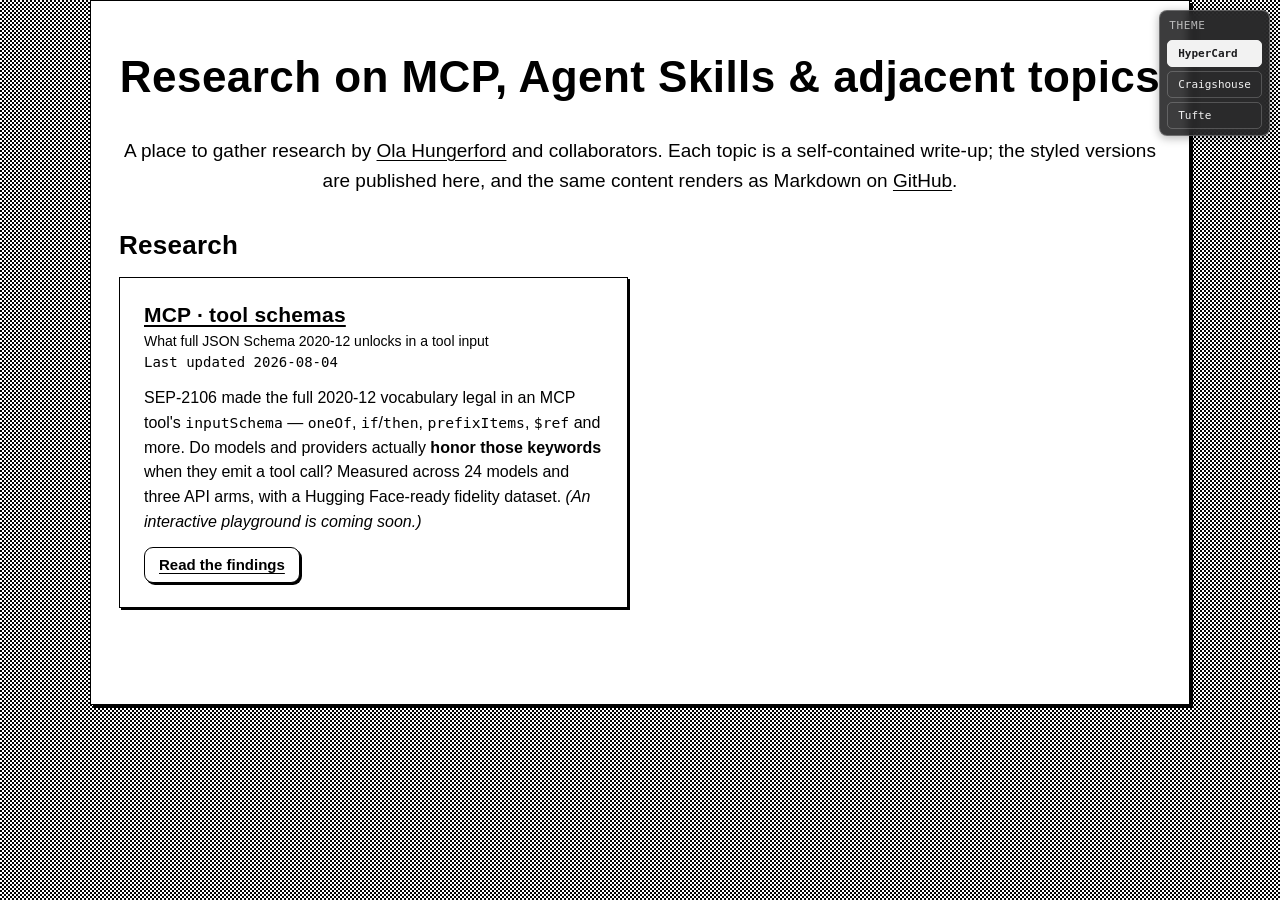
<file: index.html>
<!doctype html>
<html lang="en">
  <head>
    <meta charset="utf-8">
    <meta name="viewport" content="width=device-width, initial-scale=1">
    <title>research-hub — MCP & Agent Skills research</title>
    <link rel="stylesheet" href="assets/styles.css">
    <link rel="stylesheet" href="assets/themes.css">
  </head>
  <body class="theme-hypercard">
    <script>
      /* Pre-paint: apply the session-stored theme before first paint so a page
         whose default theme differs from the stored choice doesn't flash. The
         deferred theme-switcher.js below still builds the control. */
      try {
        var t = sessionStorage.getItem('research-hub-theme');
        if (t && /^(hypercard|craigshouse|tufte)$/.test(t)) {
          document.body.className =
            document.body.className.replace(/\btheme-\w+\b/g, '').trim();
          document.body.classList.add('theme-' + t);
        }
      } catch (e) {}
    </script>
    <main class="page stack" data-gap="lg">

      <header class="stack" data-gap="sm">
        <h1>Research on MCP, Agent Skills &amp; adjacent topics</h1>
      </header>

      <p class="lede">A place to gather research by
        <a href="https://www.olahungerford.com/">Ola Hungerford</a> and
        collaborators. Each topic is a self-contained write-up; the styled
        versions are published here, and the same content renders as Markdown on
        <a href="https://github.com/olaservo/research-hub-public">GitHub</a>.</p>

      <section class="section stack" data-gap="md">
        <div class="section-head">
          <h2>Research</h2>
        </div>
        <div class="grid" data-cols="2">

          <article class="card stack" data-gap="sm">
            <div class="card-head">
              <div class="card-titles">
                <h3 class="card-title"><a href="mcp/tool-schemas/index.html">MCP · tool schemas</a></h3>
                <p class="card-sub">What full JSON Schema 2020-12 unlocks in a tool input</p>
                <p class="caption">Last updated <time datetime="2026-08-04">2026-08-04</time></p>
              </div>
            </div>
            <p>SEP-2106 made the full 2020-12 vocabulary legal in an MCP tool's
              <code>inputSchema</code> — <code>oneOf</code>,
              <code>if</code>/<code>then</code>, <code>prefixItems</code>,
              <code>$ref</code> and more. Do models and providers actually
              <strong>honor those keywords</strong> when they emit a tool call?
              Measured across 24 models and three API arms, with a
              Hugging Face-ready fidelity dataset. <em>(An interactive
              playground is coming soon.)</em></p>
            <div class="cluster" data-gap="xs">
              <!-- Restore when the playground ships:
              <a class="button" href="mcp/tool-schemas/playground.html">Open playground</a>
              -->
              <a class="button" href="mcp/tool-schemas/index.html">Read the findings</a>
            </div>
          </article>

        </div>
      </section>

    </main>
    <script src="assets/theme-switcher.js" defer></script>
  </body>
</html>
</file>
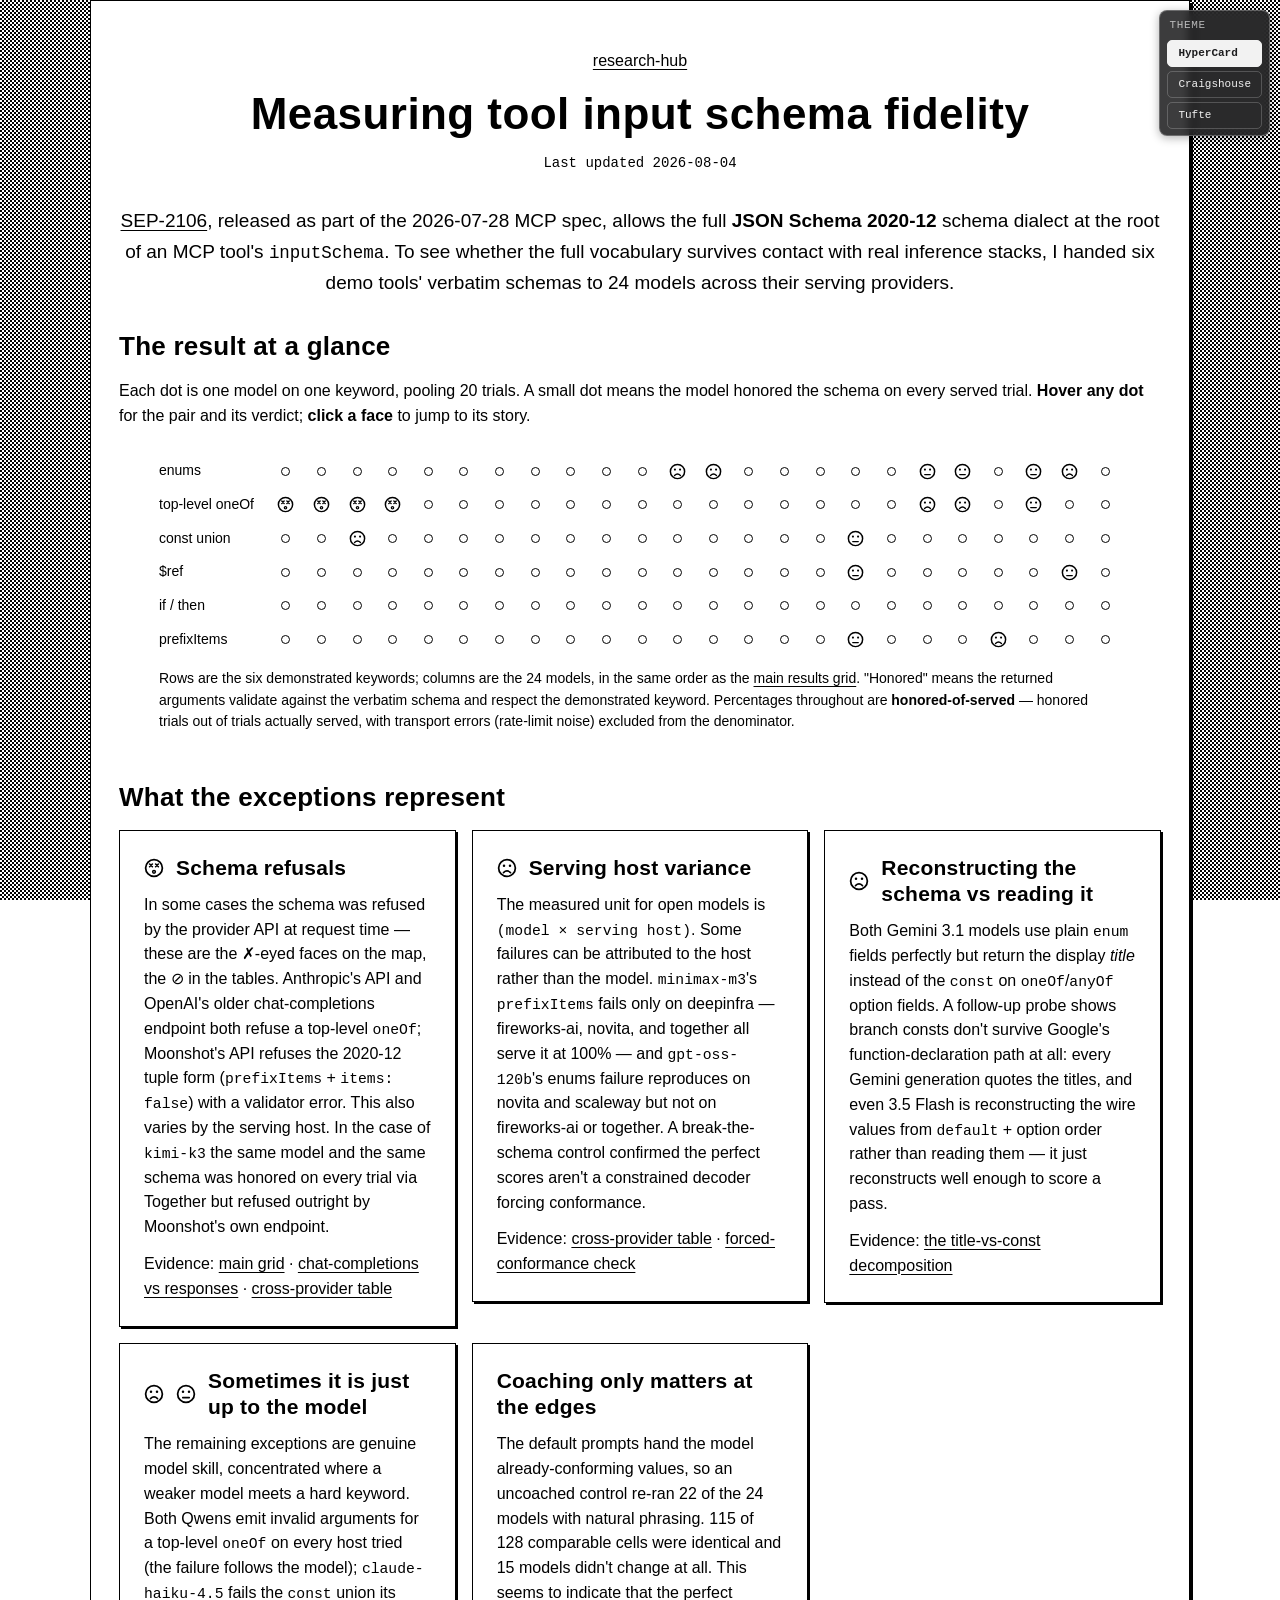
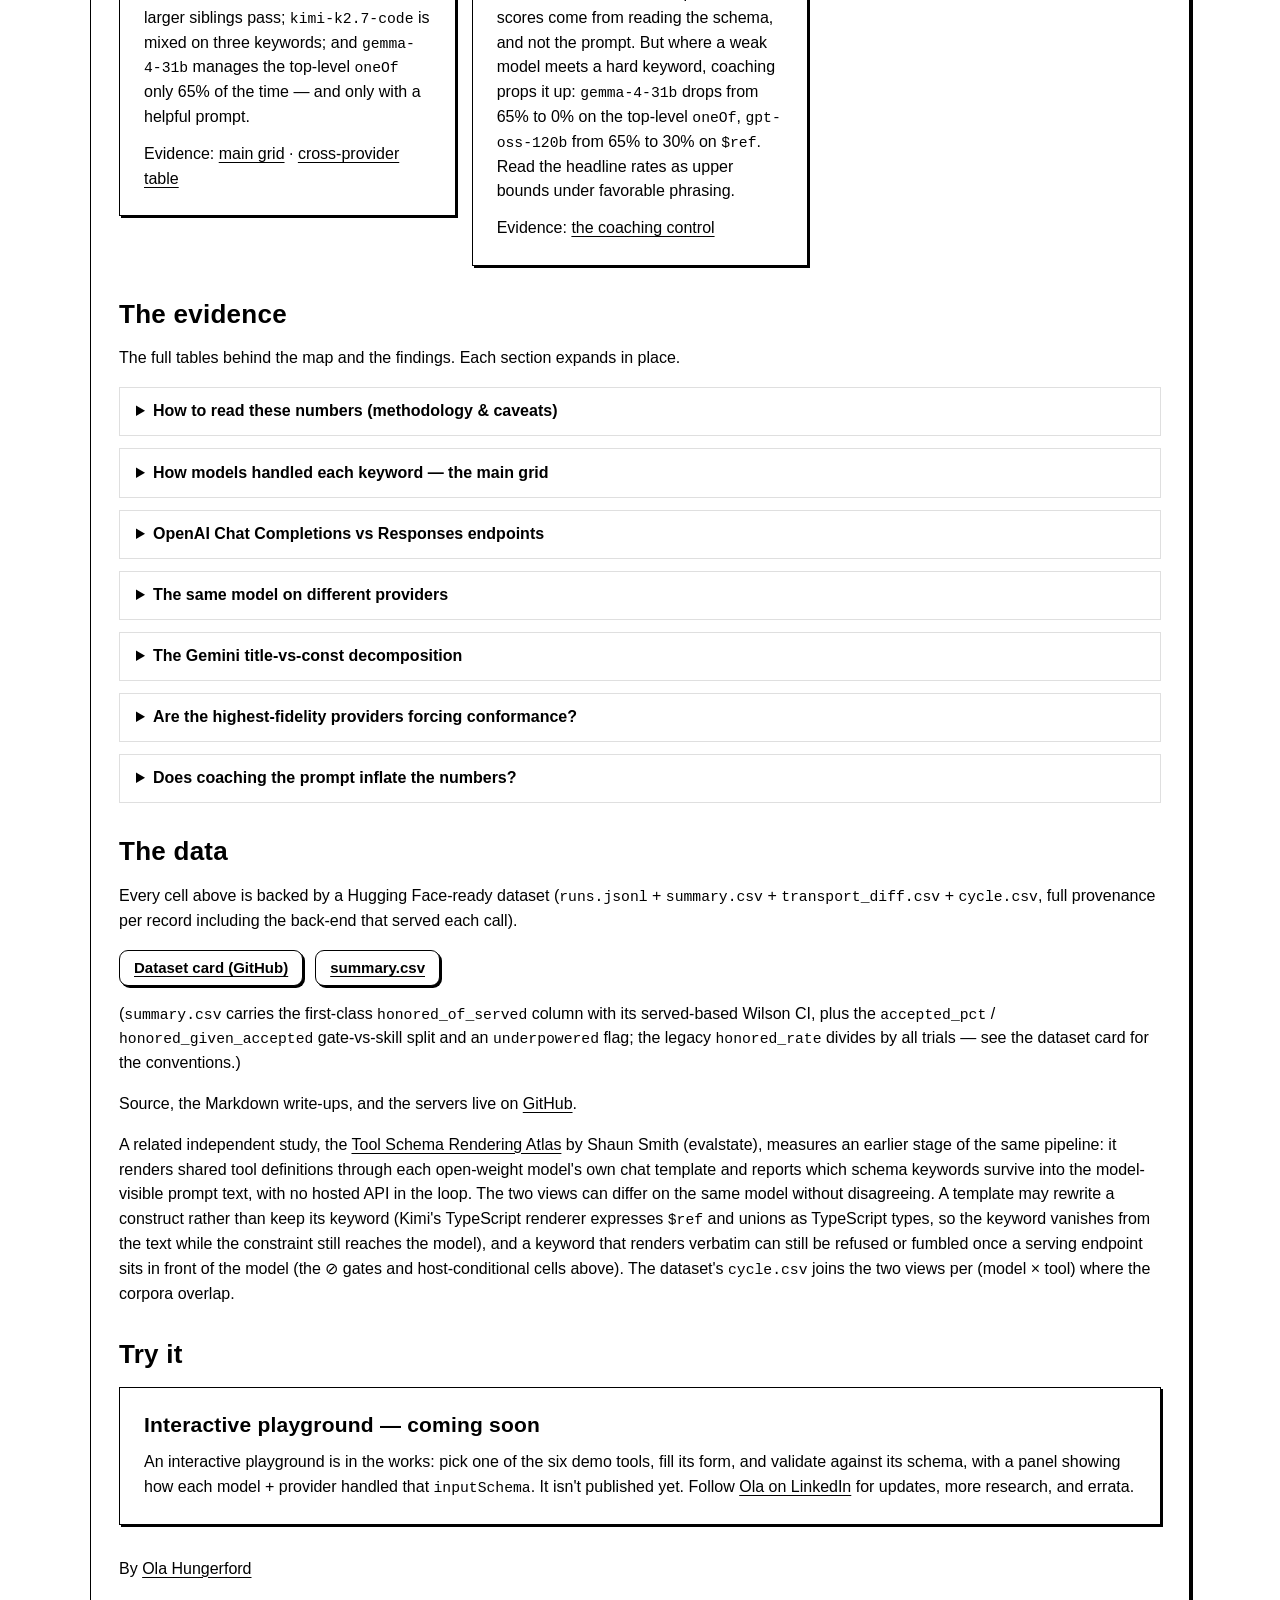
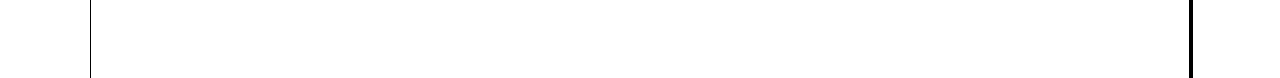
<file: mcp/tool-schemas/index.html>
<!doctype html>
<html lang="en">
  <head>
    <meta charset="utf-8">
    <meta name="viewport" content="width=device-width, initial-scale=1">
    <title>Tool schemas — full JSON Schema 2020-12 in MCP tool inputs</title>
    <link rel="stylesheet" href="../../assets/styles.css">
    <link rel="stylesheet" href="../../assets/themes.css">
    <style>
      /* ---- Layer 0: the exception map ------------------------------------
         One dot per (model × keyword) cell of the main results grid, same
         row/column order. Clean cells are quiet spans; the 19 exceptions are
         little FACES (SVG symbols, defined once beside the map) that link into
         the finding cards below. The face carries the verdict, so it survives
         the 1-bit theme and reads without colour: ✗-eyed (knocked out at the
         gate — the Sad Mac homage) = ⊘ rejected, frown = ✗ invalid args,
         flat mouth = mixed n%. Colour follows the gate-vs-skill split
         everywhere: red is reserved for genuine model failure; the API gate
         is neutral ink. */
      .xmap-wrap { overflow-x: auto; }
      .xmap {
        display: grid;
        grid-template-columns: max-content repeat(24, minmax(17px, 1fr));
        gap: 12px 4px;
        align-items: center;
        justify-items: center;
        width: 100%;
        min-width: 600px;
      }
      .xmap-rowlabel { justify-self: start; padding-right: 0.75rem; font-size: var(--text-sm); color: var(--text-soft, #888); white-space: nowrap; }
      .xmap-wrap figcaption { margin-top: 1.1rem; }
      .xmap-dot { display: block; width: 9px; height: 9px; border-radius: 50%; background: var(--border-soft, rgba(128,128,128,.35)); }
      a.xmap-dot { width: 17px; height: 17px; background: none; border-radius: 50%; }
      a.xmap-dot:hover, a.xmap-dot:focus-visible { outline: 2px solid var(--xd, #888); outline-offset: 1px; }
      /* The verdict colour rides a custom property (--xd) rather than `color`,
         because the faces are <a>s — a theme's link/visited styling
         (craigshouse link-blue / visited-purple) must not repaint a verdict.
         The svg reads it directly, so inherited link colour never reaches
         the strokes. */
      a.xmap-dot svg { display: block; width: 100%; height: 100%; color: var(--xd, #888); }
      /* ⊘ rejected at request time — the ✗-eyed face: knocked out before the
         model ever saw the schema. Neutral ink (the endpoint's gate, not a
         model failure). */
      .xd-rej { --xd: var(--text-soft, #888); }
      /* ✗ invalid args on every served trial — the frown, the one true red */
      .xd-inv { --xd: var(--danger, #c62828); }
      /* mixed n% — the flat mouth */
      .xd-mix { --xd: var(--danger, #c62828); }
      /* HyperCard theme: strict 1-bit — the faces carry everything, in black.
         (The clean-ring override is span-scoped so it never touches the
         exception links; the links just get their --xd forced to black.) */
      body.theme-hypercard span.xmap-dot { background: transparent; border: 1px solid #000; }
      body.theme-hypercard a.xmap-dot, body.theme-hypercard .finding-face { --xd: #000; }
      /* Tufte theme: clean dots fade into the paper; the gate takes the same
         mid gray as the tables' ⊘; dark red stays reserved for model failure. */
      body.theme-tufte span.xmap-dot { background: #d9d4c5; }
      body.theme-tufte .xd-rej { --xd: #6b675f; }

      /* ---- Layer 1: the finding cards ---- */
      .findings { display: grid; grid-template-columns: repeat(auto-fit, minmax(300px, 1fr)); gap: 1rem; align-items: start; }
      /* each card leads with the face(s) its map dots wear; the verdict colour
         rides the same xd-* classes as the map */
      .finding-face { display: inline-flex; flex: none; width: 20px; height: 20px; }
      .finding-face svg { display: block; width: 100%; height: 100%; color: var(--xd, #888); }

      /* ---- Layer 2: collapsed evidence sections ---- */
      .evidence details { border: 1px solid var(--border-soft, rgba(128,128,128,.25)); padding: 0 1rem; background: var(--surface, transparent); }
      .evidence summary { cursor: pointer; padding: 0.7rem 0; font-weight: 600; }
      .evidence details[open] { padding-bottom: 1rem; }

      /* At-a-glance results grid (static snapshot; the glyph carries the verdict so
         it reads under the 1-bit theme too, colour is a secondary cue). */
      .results-grid-wrap { overflow-x: auto; }
      .results-grid { border-collapse: collapse; font-size: var(--text-base); width: 100%; }
      /* Model names etc. stay at full cell size — the global code { 0.92em } shrink
         lands too small under the denser themes (craigshouse maps --text-base to 14px). */
      .results-grid code { font-size: 1em; }
      .results-grid th, .results-grid td { padding: 0.3rem 0.55rem; text-align: center; border-bottom: 1px solid var(--border-soft, rgba(128,128,128,.25)); }
      .results-grid thead th { font-weight: 600; white-space: nowrap; vertical-align: bottom; }
      .results-grid tbody td:first-child { text-align: left; white-space: nowrap; }
      .results-grid .pg-cell { font-weight: 400; font-size: 1.05em; }
      .results-grid .is-honored { color: var(--success, #2e7d32); }
      /* Same colour semantics as the map: red only for genuine model failure
         (✗); a request-time ⊘ is the endpoint's deterministic gate, so it
         stays neutral ink in every theme. */
      .results-grid .is-invalid { color: var(--danger, #c62828); }
      .results-grid .is-rejected { color: var(--text-soft, #888); }
      .results-grid .is-dropped { color: var(--text-soft, #888); }
      .results-legend { font-size: var(--text-sm); color: var(--text-soft, #888); }
      /* Cross-host drill-down: reuses .results-grid; percentages (not glyphs), the
         Model + Keyword columns left-aligned, a rule between model groups. */
      .crosshost-grid .ch-cell { font-weight: 400; white-space: nowrap; }
      .crosshost-grid .ch-label { text-align: left; white-space: nowrap; }
      .crosshost-grid .ch-na, .crosshost-grid .ch-ns { color: var(--text-soft, #888); }
      .crosshost-grid .ch-modeltop td { border-top: 2px solid var(--border-soft, rgba(128,128,128,.4)); }
      /* Tufte theme: ink discipline — honored ✓ is the quiet default (faint warm
         gray), a request-time ⊘ is a deterministic API gate (mid gray), and dark
         red is reserved for the one true model failure, invalid args ✗. Mirrors
         the gate-vs-skill split; same page-scoped pattern as the playground's
         hypercard verdict override. */
      body.theme-tufte .results-grid .is-honored { color: #b9b4a6; }
      body.theme-tufte .results-grid .is-rejected { color: #6b675f; }
      body.theme-tufte .results-grid .is-invalid { color: var(--danger); }
    </style>
  </head>
  <body class="theme-hypercard">
    <script>
      /* Pre-paint: apply the session-stored theme before first paint so a page
         whose default theme differs from the stored choice doesn't flash. The
         deferred theme-switcher.js below still builds the control. */
      try {
        var t = sessionStorage.getItem('research-hub-theme');
        if (t && /^(hypercard|craigshouse|tufte)$/.test(t)) {
          document.body.className =
            document.body.className.replace(/\btheme-\w+\b/g, '').trim();
          document.body.classList.add('theme-' + t);
        }
      } catch (e) {}
    </script>
    <main class="page stack" data-gap="lg">

      <header class="stack" data-gap="sm">
        <p class="muted"><a href="../../index.html">research-hub</a></p>
        <h1>Measuring tool input schema fidelity</h1>
        <p class="caption">Last updated <time datetime="2026-08-04">2026-08-04</time></p>
      </header>

      <p class="lede"><a href="https://github.com/modelcontextprotocol/modelcontextprotocol/blob/main/seps/2106-json-schema-2020-12.md">SEP-2106</a>,
        released as part of the 2026-07-28 MCP spec, allows the full <strong>JSON Schema 2020-12</strong>
        schema dialect at the root of an MCP tool's <code>inputSchema</code>. To see whether the full
        vocabulary survives contact with real inference stacks, I handed six demo tools' verbatim schemas
        to 24 models across their serving providers.</p>

      <section class="section stack" data-gap="md" id="glance">
        <div class="section-head"><h2>The result at a glance</h2></div>
        <p>Each dot is one model on one keyword, pooling 20 trials. A small dot means the model honored
          the schema on every served trial.
          <strong>Hover any dot</strong> for the pair and its verdict; <strong>click a face</strong> to jump
          to its story.</p>
        <figure class="xmap-wrap">
          <!-- The three verdict faces, defined once and stamped by <use>.
               Everything strokes/fills currentColor, which each face's <svg>
               resolves from the verdict colour (the --xd custom property). -->
          <svg width="0" height="0" style="position:absolute" aria-hidden="true">
            <defs>
              <symbol id="xf-rej" viewBox="0 0 16 16">
                <!-- ⊘ rejected: ✗ eyes + dazed mouth — out cold at the gate -->
                <circle cx="8" cy="8" r="6.7" fill="none" stroke="currentColor" stroke-width="1.4"/>
                <path d="M4.5 4.8 L6.7 7 M6.7 4.8 L4.5 7 M9.3 4.8 L11.5 7 M11.5 4.8 L9.3 7" fill="none" stroke="currentColor" stroke-width="1.3" stroke-linecap="round"/>
                <circle cx="8" cy="11" r="1.1" fill="none" stroke="currentColor" stroke-width="1.2"/>
              </symbol>
              <symbol id="xf-mix" viewBox="0 0 16 16">
                <!-- mixed n%: flat mouth — got some of them -->
                <circle cx="8" cy="8" r="6.7" fill="none" stroke="currentColor" stroke-width="1.4"/>
                <circle cx="5.6" cy="6.2" r="1" fill="currentColor" stroke="none"/>
                <circle cx="10.4" cy="6.2" r="1" fill="currentColor" stroke="none"/>
                <path d="M5.4 10.9 L10.6 10.9" fill="none" stroke="currentColor" stroke-width="1.3" stroke-linecap="round"/>
              </symbol>
              <symbol id="xf-inv" viewBox="0 0 16 16">
                <!-- ✗ invalid args: the frown — served, tried, failed -->
                <circle cx="8" cy="8" r="6.7" fill="none" stroke="currentColor" stroke-width="1.4"/>
                <circle cx="5.6" cy="6.2" r="1" fill="currentColor" stroke="none"/>
                <circle cx="10.4" cy="6.2" r="1" fill="currentColor" stroke="none"/>
                <path d="M5.2 11.7 Q8 9 10.8 11.7" fill="none" stroke="currentColor" stroke-width="1.3" stroke-linecap="round"/>
              </symbol>
            </defs>
          </svg>
          <div class="xmap">
          <span class="xmap-rowlabel">enums</span>
          <span class="xmap-dot" title="claude-fable-5 × enums — honored on every served trial" aria-hidden="true"></span>
          <span class="xmap-dot" title="claude-sonnet-5 × enums — honored on every served trial" aria-hidden="true"></span>
          <span class="xmap-dot" title="claude-haiku-4.5 × enums — honored on every served trial" aria-hidden="true"></span>
          <span class="xmap-dot" title="claude-opus-4.8 × enums — honored on every served trial" aria-hidden="true"></span>
          <span class="xmap-dot" title="gpt-5.5 × enums — honored on every served trial" aria-hidden="true"></span>
          <span class="xmap-dot" title="gpt-5.4 × enums — honored on every served trial" aria-hidden="true"></span>
          <span class="xmap-dot" title="gpt-5.4-mini × enums — honored on every served trial" aria-hidden="true"></span>
          <span class="xmap-dot" title="gpt-5.6-sol × enums — honored on every served trial" aria-hidden="true"></span>
          <span class="xmap-dot" title="gpt-5.6-terra × enums — honored on every served trial" aria-hidden="true"></span>
          <span class="xmap-dot" title="gpt-5.6-luna × enums — honored on every served trial" aria-hidden="true"></span>
          <span class="xmap-dot" title="gemini-3.5-flash × enums — honored on every served trial" aria-hidden="true"></span>
          <a class="xmap-dot xd-inv" href="#finding-gemini" title="gemini-3.1-pro × enums — invalid args — echoes the display title instead of the const on the oneOf/anyOf fields" aria-label="gemini-3.1-pro × enums — invalid args — echoes the display title instead of the const on the oneOf/anyOf fields"><svg aria-hidden="true"><use href="#xf-inv"/></svg></a>
          <a class="xmap-dot xd-inv" href="#finding-gemini" title="gemini-3.1-flash-lite × enums — invalid args — echoes the display title instead of the const on the oneOf/anyOf fields" aria-label="gemini-3.1-flash-lite × enums — invalid args — echoes the display title instead of the const on the oneOf/anyOf fields"><svg aria-hidden="true"><use href="#xf-inv"/></svg></a>
          <span class="xmap-dot" title="glm-5.2 × enums — honored on every served trial" aria-hidden="true"></span>
          <span class="xmap-dot" title="deepseek-v4-flash × enums — honored on every served trial" aria-hidden="true"></span>
          <span class="xmap-dot" title="kimi-k2.6 × enums — honored on every served trial" aria-hidden="true"></span>
          <span class="xmap-dot" title="kimi-k2.7-code × enums — honored on every served trial" aria-hidden="true"></span>
          <span class="xmap-dot" title="kimi-k3 × enums — honored on every served trial" aria-hidden="true"></span>
          <a class="xmap-dot xd-mix" href="#finding-model" title="qwen3.6-35b × enums — mixed — honored on 90% of served trials" aria-label="qwen3.6-35b × enums — mixed — honored on 90% of served trials"><svg aria-hidden="true"><use href="#xf-mix"/></svg></a>
          <a class="xmap-dot xd-mix" href="#finding-model" title="qwen3.5-397b × enums — mixed — honored on 95% of served trials" aria-label="qwen3.5-397b × enums — mixed — honored on 95% of served trials"><svg aria-hidden="true"><use href="#xf-mix"/></svg></a>
          <span class="xmap-dot" title="minimax-m3 × enums — honored on every served trial" aria-hidden="true"></span>
          <a class="xmap-dot xd-mix" href="#finding-model" title="gemma-4-31b × enums — mixed — honored on 95% of served trials" aria-label="gemma-4-31b × enums — mixed — honored on 95% of served trials"><svg aria-hidden="true"><use href="#xf-mix"/></svg></a>
          <a class="xmap-dot xd-inv" href="#finding-host" title="gpt-oss-120b × enums — invalid args — host-conditional: novita and scaleway reproduce it, fireworks-ai and together don't" aria-label="gpt-oss-120b × enums — invalid args — host-conditional: novita and scaleway reproduce it, fireworks-ai and together don't"><svg aria-hidden="true"><use href="#xf-inv"/></svg></a>
          <span class="xmap-dot" title="inkling × enums — honored on every served trial" aria-hidden="true"></span>
          <span class="xmap-rowlabel">top-level oneOf</span>
          <a class="xmap-dot xd-rej" href="#finding-gate" title="claude-fable-5 × top-level oneOf — rejected — the API refused the schema at request time" aria-label="claude-fable-5 × top-level oneOf — rejected — the API refused the schema at request time"><svg aria-hidden="true"><use href="#xf-rej"/></svg></a>
          <a class="xmap-dot xd-rej" href="#finding-gate" title="claude-sonnet-5 × top-level oneOf — rejected — the API refused the schema at request time" aria-label="claude-sonnet-5 × top-level oneOf — rejected — the API refused the schema at request time"><svg aria-hidden="true"><use href="#xf-rej"/></svg></a>
          <a class="xmap-dot xd-rej" href="#finding-gate" title="claude-haiku-4.5 × top-level oneOf — rejected — the API refused the schema at request time" aria-label="claude-haiku-4.5 × top-level oneOf — rejected — the API refused the schema at request time"><svg aria-hidden="true"><use href="#xf-rej"/></svg></a>
          <a class="xmap-dot xd-rej" href="#finding-gate" title="claude-opus-4.8 × top-level oneOf — rejected — the API refused the schema at request time" aria-label="claude-opus-4.8 × top-level oneOf — rejected — the API refused the schema at request time"><svg aria-hidden="true"><use href="#xf-rej"/></svg></a>
          <span class="xmap-dot" title="gpt-5.5 × top-level oneOf — honored on every served trial" aria-hidden="true"></span>
          <span class="xmap-dot" title="gpt-5.4 × top-level oneOf — honored on every served trial" aria-hidden="true"></span>
          <span class="xmap-dot" title="gpt-5.4-mini × top-level oneOf — honored on every served trial" aria-hidden="true"></span>
          <span class="xmap-dot" title="gpt-5.6-sol × top-level oneOf — honored on every served trial" aria-hidden="true"></span>
          <span class="xmap-dot" title="gpt-5.6-terra × top-level oneOf — honored on every served trial" aria-hidden="true"></span>
          <span class="xmap-dot" title="gpt-5.6-luna × top-level oneOf — honored on every served trial" aria-hidden="true"></span>
          <span class="xmap-dot" title="gemini-3.5-flash × top-level oneOf — honored on every served trial" aria-hidden="true"></span>
          <span class="xmap-dot" title="gemini-3.1-pro × top-level oneOf — honored on every served trial" aria-hidden="true"></span>
          <span class="xmap-dot" title="gemini-3.1-flash-lite × top-level oneOf — honored on every served trial" aria-hidden="true"></span>
          <span class="xmap-dot" title="glm-5.2 × top-level oneOf — honored on every served trial" aria-hidden="true"></span>
          <span class="xmap-dot" title="deepseek-v4-flash × top-level oneOf — honored on every served trial" aria-hidden="true"></span>
          <span class="xmap-dot" title="kimi-k2.6 × top-level oneOf — honored on every served trial" aria-hidden="true"></span>
          <span class="xmap-dot" title="kimi-k2.7-code × top-level oneOf — honored on every served trial" aria-hidden="true"></span>
          <span class="xmap-dot" title="kimi-k3 × top-level oneOf — honored on every served trial" aria-hidden="true"></span>
          <a class="xmap-dot xd-inv" href="#finding-model" title="qwen3.6-35b × top-level oneOf — invalid args on every served trial" aria-label="qwen3.6-35b × top-level oneOf — invalid args on every served trial"><svg aria-hidden="true"><use href="#xf-inv"/></svg></a>
          <a class="xmap-dot xd-inv" href="#finding-model" title="qwen3.5-397b × top-level oneOf — invalid args on every served trial" aria-label="qwen3.5-397b × top-level oneOf — invalid args on every served trial"><svg aria-hidden="true"><use href="#xf-inv"/></svg></a>
          <span class="xmap-dot" title="minimax-m3 × top-level oneOf — honored on every served trial" aria-hidden="true"></span>
          <a class="xmap-dot xd-mix" href="#finding-model" title="gemma-4-31b × top-level oneOf — mixed — honored on 65% of served trials (0% without the coached prompt)" aria-label="gemma-4-31b × top-level oneOf — mixed — honored on 65% of served trials (0% without the coached prompt)"><svg aria-hidden="true"><use href="#xf-mix"/></svg></a>
          <span class="xmap-dot" title="gpt-oss-120b × top-level oneOf — honored on every served trial" aria-hidden="true"></span>
          <span class="xmap-dot" title="inkling × top-level oneOf — honored on every served trial" aria-hidden="true"></span>
          <span class="xmap-rowlabel">const union</span>
          <span class="xmap-dot" title="claude-fable-5 × const union — honored on every served trial" aria-hidden="true"></span>
          <span class="xmap-dot" title="claude-sonnet-5 × const union — honored on every served trial" aria-hidden="true"></span>
          <a class="xmap-dot xd-inv" href="#finding-model" title="claude-haiku-4.5 × const union — invalid args on every served trial" aria-label="claude-haiku-4.5 × const union — invalid args on every served trial"><svg aria-hidden="true"><use href="#xf-inv"/></svg></a>
          <span class="xmap-dot" title="claude-opus-4.8 × const union — honored on every served trial" aria-hidden="true"></span>
          <span class="xmap-dot" title="gpt-5.5 × const union — honored on every served trial" aria-hidden="true"></span>
          <span class="xmap-dot" title="gpt-5.4 × const union — honored on every served trial" aria-hidden="true"></span>
          <span class="xmap-dot" title="gpt-5.4-mini × const union — honored on every served trial" aria-hidden="true"></span>
          <span class="xmap-dot" title="gpt-5.6-sol × const union — honored on every served trial" aria-hidden="true"></span>
          <span class="xmap-dot" title="gpt-5.6-terra × const union — honored on every served trial" aria-hidden="true"></span>
          <span class="xmap-dot" title="gpt-5.6-luna × const union — honored on every served trial" aria-hidden="true"></span>
          <span class="xmap-dot" title="gemini-3.5-flash × const union — honored on every served trial" aria-hidden="true"></span>
          <span class="xmap-dot" title="gemini-3.1-pro × const union — honored on every served trial" aria-hidden="true"></span>
          <span class="xmap-dot" title="gemini-3.1-flash-lite × const union — honored on every served trial" aria-hidden="true"></span>
          <span class="xmap-dot" title="glm-5.2 × const union — honored on every served trial" aria-hidden="true"></span>
          <span class="xmap-dot" title="deepseek-v4-flash × const union — honored on every served trial" aria-hidden="true"></span>
          <span class="xmap-dot" title="kimi-k2.6 × const union — honored on every served trial" aria-hidden="true"></span>
          <a class="xmap-dot xd-mix" href="#finding-model" title="kimi-k2.7-code × const union — mixed — honored on 95% of served trials" aria-label="kimi-k2.7-code × const union — mixed — honored on 95% of served trials"><svg aria-hidden="true"><use href="#xf-mix"/></svg></a>
          <span class="xmap-dot" title="kimi-k3 × const union — honored on every served trial" aria-hidden="true"></span>
          <span class="xmap-dot" title="qwen3.6-35b × const union — honored on every served trial" aria-hidden="true"></span>
          <span class="xmap-dot" title="qwen3.5-397b × const union — honored on every served trial" aria-hidden="true"></span>
          <span class="xmap-dot" title="minimax-m3 × const union — honored on every served trial" aria-hidden="true"></span>
          <span class="xmap-dot" title="gemma-4-31b × const union — honored on every served trial" aria-hidden="true"></span>
          <span class="xmap-dot" title="gpt-oss-120b × const union — honored on every served trial" aria-hidden="true"></span>
          <span class="xmap-dot" title="inkling × const union — honored on every served trial" aria-hidden="true"></span>
          <span class="xmap-rowlabel">$ref</span>
          <span class="xmap-dot" title="claude-fable-5 × $ref — honored on every served trial" aria-hidden="true"></span>
          <span class="xmap-dot" title="claude-sonnet-5 × $ref — honored on every served trial" aria-hidden="true"></span>
          <span class="xmap-dot" title="claude-haiku-4.5 × $ref — honored on every served trial" aria-hidden="true"></span>
          <span class="xmap-dot" title="claude-opus-4.8 × $ref — honored on every served trial" aria-hidden="true"></span>
          <span class="xmap-dot" title="gpt-5.5 × $ref — honored on every served trial" aria-hidden="true"></span>
          <span class="xmap-dot" title="gpt-5.4 × $ref — honored on every served trial" aria-hidden="true"></span>
          <span class="xmap-dot" title="gpt-5.4-mini × $ref — honored on every served trial" aria-hidden="true"></span>
          <span class="xmap-dot" title="gpt-5.6-sol × $ref — honored on every served trial" aria-hidden="true"></span>
          <span class="xmap-dot" title="gpt-5.6-terra × $ref — honored on every served trial" aria-hidden="true"></span>
          <span class="xmap-dot" title="gpt-5.6-luna × $ref — honored on every served trial" aria-hidden="true"></span>
          <span class="xmap-dot" title="gemini-3.5-flash × $ref — honored on every served trial" aria-hidden="true"></span>
          <span class="xmap-dot" title="gemini-3.1-pro × $ref — honored on every served trial" aria-hidden="true"></span>
          <span class="xmap-dot" title="gemini-3.1-flash-lite × $ref — honored on every served trial" aria-hidden="true"></span>
          <span class="xmap-dot" title="glm-5.2 × $ref — honored on every served trial" aria-hidden="true"></span>
          <span class="xmap-dot" title="deepseek-v4-flash × $ref — honored on every served trial" aria-hidden="true"></span>
          <span class="xmap-dot" title="kimi-k2.6 × $ref — honored on every served trial" aria-hidden="true"></span>
          <a class="xmap-dot xd-mix" href="#finding-model" title="kimi-k2.7-code × $ref — mixed — honored on 85% of served trials" aria-label="kimi-k2.7-code × $ref — mixed — honored on 85% of served trials"><svg aria-hidden="true"><use href="#xf-mix"/></svg></a>
          <span class="xmap-dot" title="kimi-k3 × $ref — honored on every served trial" aria-hidden="true"></span>
          <span class="xmap-dot" title="qwen3.6-35b × $ref — honored on every served trial" aria-hidden="true"></span>
          <span class="xmap-dot" title="qwen3.5-397b × $ref — honored on every served trial" aria-hidden="true"></span>
          <span class="xmap-dot" title="minimax-m3 × $ref — honored on every served trial" aria-hidden="true"></span>
          <span class="xmap-dot" title="gemma-4-31b × $ref — honored on every served trial" aria-hidden="true"></span>
          <a class="xmap-dot xd-mix" href="#finding-model" title="gpt-oss-120b × $ref — mixed — honored on 65% of served trials (30% uncoached)" aria-label="gpt-oss-120b × $ref — mixed — honored on 65% of served trials (30% uncoached)"><svg aria-hidden="true"><use href="#xf-mix"/></svg></a>
          <span class="xmap-dot" title="inkling × $ref — honored on every served trial" aria-hidden="true"></span>
          <span class="xmap-rowlabel">if / then</span>
          <span class="xmap-dot" title="claude-fable-5 × if / then — honored on every served trial" aria-hidden="true"></span>
          <span class="xmap-dot" title="claude-sonnet-5 × if / then — honored on every served trial" aria-hidden="true"></span>
          <span class="xmap-dot" title="claude-haiku-4.5 × if / then — honored on every served trial" aria-hidden="true"></span>
          <span class="xmap-dot" title="claude-opus-4.8 × if / then — honored on every served trial" aria-hidden="true"></span>
          <span class="xmap-dot" title="gpt-5.5 × if / then — honored on every served trial" aria-hidden="true"></span>
          <span class="xmap-dot" title="gpt-5.4 × if / then — honored on every served trial" aria-hidden="true"></span>
          <span class="xmap-dot" title="gpt-5.4-mini × if / then — honored on every served trial" aria-hidden="true"></span>
          <span class="xmap-dot" title="gpt-5.6-sol × if / then — honored on every served trial" aria-hidden="true"></span>
          <span class="xmap-dot" title="gpt-5.6-terra × if / then — honored on every served trial" aria-hidden="true"></span>
          <span class="xmap-dot" title="gpt-5.6-luna × if / then — honored on every served trial" aria-hidden="true"></span>
          <span class="xmap-dot" title="gemini-3.5-flash × if / then — honored on every served trial" aria-hidden="true"></span>
          <span class="xmap-dot" title="gemini-3.1-pro × if / then — honored on every served trial" aria-hidden="true"></span>
          <span class="xmap-dot" title="gemini-3.1-flash-lite × if / then — honored on every served trial" aria-hidden="true"></span>
          <span class="xmap-dot" title="glm-5.2 × if / then — honored on every served trial" aria-hidden="true"></span>
          <span class="xmap-dot" title="deepseek-v4-flash × if / then — honored on every served trial" aria-hidden="true"></span>
          <span class="xmap-dot" title="kimi-k2.6 × if / then — honored on every served trial" aria-hidden="true"></span>
          <span class="xmap-dot" title="kimi-k2.7-code × if / then — honored on every served trial" aria-hidden="true"></span>
          <span class="xmap-dot" title="kimi-k3 × if / then — honored on every served trial" aria-hidden="true"></span>
          <span class="xmap-dot" title="qwen3.6-35b × if / then — honored on every served trial" aria-hidden="true"></span>
          <span class="xmap-dot" title="qwen3.5-397b × if / then — honored on every served trial" aria-hidden="true"></span>
          <span class="xmap-dot" title="minimax-m3 × if / then — honored on every served trial" aria-hidden="true"></span>
          <span class="xmap-dot" title="gemma-4-31b × if / then — honored on every served trial" aria-hidden="true"></span>
          <span class="xmap-dot" title="gpt-oss-120b × if / then — honored on every served trial" aria-hidden="true"></span>
          <span class="xmap-dot" title="inkling × if / then — honored on every served trial" aria-hidden="true"></span>
          <span class="xmap-rowlabel">prefixItems</span>
          <span class="xmap-dot" title="claude-fable-5 × prefixItems — honored on every served trial" aria-hidden="true"></span>
          <span class="xmap-dot" title="claude-sonnet-5 × prefixItems — honored on every served trial" aria-hidden="true"></span>
          <span class="xmap-dot" title="claude-haiku-4.5 × prefixItems — honored on every served trial" aria-hidden="true"></span>
          <span class="xmap-dot" title="claude-opus-4.8 × prefixItems — honored on every served trial" aria-hidden="true"></span>
          <span class="xmap-dot" title="gpt-5.5 × prefixItems — honored on every served trial" aria-hidden="true"></span>
          <span class="xmap-dot" title="gpt-5.4 × prefixItems — honored on every served trial" aria-hidden="true"></span>
          <span class="xmap-dot" title="gpt-5.4-mini × prefixItems — honored on every served trial" aria-hidden="true"></span>
          <span class="xmap-dot" title="gpt-5.6-sol × prefixItems — honored on every served trial" aria-hidden="true"></span>
          <span class="xmap-dot" title="gpt-5.6-terra × prefixItems — honored on every served trial" aria-hidden="true"></span>
          <span class="xmap-dot" title="gpt-5.6-luna × prefixItems — honored on every served trial" aria-hidden="true"></span>
          <span class="xmap-dot" title="gemini-3.5-flash × prefixItems — honored on every served trial" aria-hidden="true"></span>
          <span class="xmap-dot" title="gemini-3.1-pro × prefixItems — honored on every served trial" aria-hidden="true"></span>
          <span class="xmap-dot" title="gemini-3.1-flash-lite × prefixItems — honored on every served trial" aria-hidden="true"></span>
          <span class="xmap-dot" title="glm-5.2 × prefixItems — honored on every served trial" aria-hidden="true"></span>
          <span class="xmap-dot" title="deepseek-v4-flash × prefixItems — honored on every served trial" aria-hidden="true"></span>
          <span class="xmap-dot" title="kimi-k2.6 × prefixItems — honored on every served trial" aria-hidden="true"></span>
          <a class="xmap-dot xd-mix" href="#finding-model" title="kimi-k2.7-code × prefixItems — mixed — honored on 80% of served trials" aria-label="kimi-k2.7-code × prefixItems — mixed — honored on 80% of served trials"><svg aria-hidden="true"><use href="#xf-mix"/></svg></a>
          <span class="xmap-dot" title="kimi-k3 × prefixItems — honored on every served trial" aria-hidden="true"></span>
          <span class="xmap-dot" title="qwen3.6-35b × prefixItems — honored on every served trial" aria-hidden="true"></span>
          <span class="xmap-dot" title="qwen3.5-397b × prefixItems — honored on every served trial" aria-hidden="true"></span>
          <a class="xmap-dot xd-inv" href="#finding-host" title="minimax-m3 × prefixItems — invalid args on deepinfra only — fireworks-ai, novita, and together all serve it at 100%" aria-label="minimax-m3 × prefixItems — invalid args on deepinfra only — fireworks-ai, novita, and together all serve it at 100%"><svg aria-hidden="true"><use href="#xf-inv"/></svg></a>
          <span class="xmap-dot" title="gemma-4-31b × prefixItems — honored on every served trial" aria-hidden="true"></span>
          <span class="xmap-dot" title="gpt-oss-120b × prefixItems — honored on every served trial" aria-hidden="true"></span>
          <span class="xmap-dot" title="inkling × prefixItems — honored on every served trial" aria-hidden="true"></span>
          </div>
          <figcaption class="results-legend">Rows are the six demonstrated keywords; columns are the 24 models,
            in the same order as the <a href="#evidence-main">main results grid</a>. "Honored" means the returned
            arguments validate against the verbatim schema and respect the demonstrated keyword. Percentages
            throughout are <strong>honored-of-served</strong> — honored trials out of trials actually served,
            with transport errors (rate-limit noise) excluded from the denominator.</figcaption>
        </figure>
      </section>

      <section class="section stack" data-gap="md" id="findings">
        <div class="section-head"><h2>What the exceptions represent</h2></div>
        <div class="findings">
          <article class="card stack" data-gap="sm" id="finding-gate">
            <div class="card-head"><span class="finding-face xd-rej" aria-hidden="true"><svg><use href="#xf-rej"/></svg></span><div class="card-titles"><h3 class="card-title">Schema refusals</h3></div></div>
            <p>In some cases the schema was refused by the provider API at request time — these are the
              ✗-eyed faces on the map, the ⊘ in the tables. Anthropic's API and OpenAI's older
              chat-completions endpoint both refuse a top-level <code>oneOf</code>; Moonshot's API refuses the
              2020-12 tuple form (<code>prefixItems</code> + <code>items: false</code>) with a validator error.
              This also varies by the serving host. In the case of <code>kimi-k3</code> the same model and the
              same schema was honored on every trial via Together but refused outright by Moonshot's own
              endpoint.</p>
            <p class="muted">Evidence: <a href="#evidence-main">main grid</a> ·
              <a href="#evidence-endpoints">chat-completions vs responses</a> ·
              <a href="#evidence-crosshost">cross-provider table</a></p>
          </article>
          <article class="card stack" data-gap="sm" id="finding-host">
            <div class="card-head"><span class="finding-face xd-inv" aria-hidden="true"><svg><use href="#xf-inv"/></svg></span><div class="card-titles"><h3 class="card-title">Serving host variance</h3></div></div>
            <p>The measured unit for open models is <code>(model × serving host)</code>. Some failures can be
              attributed to the host rather than the model. <code>minimax-m3</code>'s <code>prefixItems</code> fails only on
              deepinfra — fireworks-ai, novita, and together all serve it at 100% — and <code>gpt-oss-120b</code>'s
              enums failure reproduces on novita and scaleway but not on fireworks-ai or together. A break-the-schema
              control confirmed the perfect scores aren't a constrained decoder forcing conformance.</p>
            <p class="muted">Evidence: <a href="#evidence-crosshost">cross-provider table</a> ·
              <a href="#evidence-conformance">forced-conformance check</a></p>
          </article>
          <article class="card stack" data-gap="sm" id="finding-gemini">
            <div class="card-head"><span class="finding-face xd-inv" aria-hidden="true"><svg><use href="#xf-inv"/></svg></span><div class="card-titles"><h3 class="card-title">Reconstructing the schema vs reading it</h3></div></div>
            <p>Both Gemini 3.1 models use plain <code>enum</code> fields perfectly but return the display
              <em>title</em> instead of the <code>const</code> on <code>oneOf</code>/<code>anyOf</code> option
              fields. A follow-up probe shows branch consts don't survive Google's function-declaration path at
              all: every Gemini generation quotes the titles, and even 3.5 Flash is reconstructing the wire
              values from <code>default</code> + option order rather than reading them — it just reconstructs
              well enough to score a pass.</p>
            <p class="muted">Evidence: <a href="#evidence-gemini">the title-vs-const decomposition</a></p>
          </article>
          <article class="card stack" data-gap="sm" id="finding-model">
            <div class="card-head"><span class="finding-face xd-inv" aria-hidden="true"><svg><use href="#xf-inv"/></svg></span><span class="finding-face xd-mix" aria-hidden="true"><svg><use href="#xf-mix"/></svg></span><div class="card-titles"><h3 class="card-title">Sometimes it is just up to the model</h3></div></div>
            <p>The remaining exceptions are genuine model skill, concentrated where a weaker model meets a hard
              keyword. Both Qwens emit invalid arguments for a top-level <code>oneOf</code> on every host tried
              (the failure follows the model); <code>claude-haiku-4.5</code> fails the <code>const</code> union
              its larger siblings pass; <code>kimi-k2.7-code</code> is mixed on three keywords; and
              <code>gemma-4-31b</code> manages the top-level <code>oneOf</code> only 65% of the time — and only
              with a helpful prompt.</p>
            <p class="muted">Evidence: <a href="#evidence-main">main grid</a> ·
              <a href="#evidence-crosshost">cross-provider table</a></p>
          </article>
          <article class="card stack" data-gap="sm" id="finding-coaching">
            <div class="card-head"><div class="card-titles"><h3 class="card-title">Coaching only matters at the edges</h3></div></div>
            <p>The default prompts hand the model already-conforming values, so an uncoached control re-ran 22 of
              the 24 models with natural phrasing. 115 of 128 comparable cells were identical and 15 models didn't
              change at all. This seems to indicate that the perfect scores come from reading the schema, and
              not the prompt. But where a weak
              model meets a hard keyword, coaching props it up: <code>gemma-4-31b</code> drops from 65% to 0% on
              the top-level <code>oneOf</code>, <code>gpt-oss-120b</code> from 65% to 30% on <code>$ref</code>.
              Read the headline rates as upper bounds under favorable phrasing.</p>
            <p class="muted">Evidence: <a href="#evidence-coaching">the coaching control</a></p>
          </article>
        </div>
      </section>

      <section class="section stack evidence" data-gap="md" id="evidence">
        <div class="section-head"><h2>The evidence</h2></div>
        <p class="muted">The full tables behind the map and the findings. Each section expands in place.</p>
        <div class="stack" data-gap="sm">

          <details id="evidence-reading">
            <summary>How to read these numbers (methodology &amp; caveats)</summary>
            <div class="stack" data-gap="sm">
              <p>The results come from handing each tool's verbatim <code>inputSchema</code> to a selection of
                models and providers over two buckets: open-weight models via Hugging Face's Inference Providers
                router (each pinned to one verified serving provider) and closed models via each vendor's own SDK.</p>
              <ul>
                <li>A cell counts as 'honored' if the returned arguments both validate against the verbatim schema and respect the demonstrated keyword (such as populating exactly one <code>oneOf</code> branch, handling a 2-element tuple, using the right <code>const</code> discriminator). Percentages are <strong>honored-of-served</strong>: honored trials out of the trials actually served (transport <code>error</code> rows, like rate-limit noise, are excluded from the denominator).</li>
                <li>A single honored-of-served number pools two different things: whether the provider's API even <em>accepted</em> the schema (a deterministic host gate) and, given acceptance, whether the model filled it out correctly (model skill). So don't rank models by the pooled number: an Anthropic/OpenAI-chat 0.83 represents a deterministic API reject of one keyword, while a lower score elsewhere may be a genuine model failure.</li>
                <li>Each open-model verdict is specific to a (model × serving host) at a point in time and not 100% exhaustive of all possible hosts and configurations. These results are not meant to be a comprehensive decision guide on which providers to use. They are meant to be illustrative of how schema support varies, and what constraints you may need to consider as an MCP server, framework, or SDK author.</li>
                <li>Read the rates as upper bounds under favorable phrasing. The default prompts state each task in a single fixed sentence whose values already conform to the schema, and one of them (<code>lookup-record</code>'s "Use whichever single identifier the tool expects") explicitly nudges the expected structure. See the coaching control below for a comparison with more natural phrasings.</li>
              </ul>
            </div>
          </details>

          <details id="evidence-main">
            <summary>How models handled each keyword — the main grid</summary>
            <div class="stack" data-gap="sm">
              <p>This table reports one serving arm per model. For closed vendors, this was the vendor's own API.
                For open models, this represents a single pinned host.</p>
              <ul>
                <li>Native inference APIs were used for closed model examples, and/or models that were not available on Hugging Face Inference Providers (Claude, GPT, Gemini). The OpenAI rows in this table are the <code>/v1/responses</code> arm. (OpenAI recommends this endpoint for function tools.)</li>
                <li>A sample of open model host providers through Hugging Face Inference were used for all other models. (The results in the table below are from Deepinfra for all open models, except for Inkling and Kimi 3, which were each available from only one host &mdash; Together.)</li>
              </ul>
              <p>These results also reflect setting the API parameters to allow for these schema keywords, such as by setting strict mode to 'false' where applicable.</p>
              <div class="results-grid-wrap">
                <table class="results-grid">
                    <thead><tr><th>Model</th><th>enums</th><th>top-level oneOf</th><th>const union</th><th>$ref</th><th>if / then</th><th>prefixItems</th></tr></thead>
                    <tbody>
                      <tr><td><code>claude-fable-5</code></td><td class="pg-cell is-honored" title="honored">✓</td><td class="pg-cell is-rejected" title="rejected">⊘</td><td class="pg-cell is-honored" title="honored">✓</td><td class="pg-cell is-honored" title="honored">✓</td><td class="pg-cell is-honored" title="honored">✓</td><td class="pg-cell is-honored" title="honored">✓</td></tr>
                      <tr><td><code>claude-sonnet-5</code></td><td class="pg-cell is-honored" title="honored">✓</td><td class="pg-cell is-rejected" title="rejected">⊘</td><td class="pg-cell is-honored" title="honored">✓</td><td class="pg-cell is-honored" title="honored">✓</td><td class="pg-cell is-honored" title="honored">✓</td><td class="pg-cell is-honored" title="honored">✓</td></tr>
                      <tr><td><code>claude-haiku-4.5</code></td><td class="pg-cell is-honored" title="honored">✓</td><td class="pg-cell is-rejected" title="rejected">⊘</td><td class="pg-cell is-invalid" title="invalid args">✗</td><td class="pg-cell is-honored" title="honored">✓</td><td class="pg-cell is-honored" title="honored">✓</td><td class="pg-cell is-honored" title="honored">✓</td></tr>
                      <tr><td><code>claude-opus-4.8</code></td><td class="pg-cell is-honored" title="honored">✓</td><td class="pg-cell is-rejected" title="rejected">⊘</td><td class="pg-cell is-honored" title="honored">✓</td><td class="pg-cell is-honored" title="honored">✓</td><td class="pg-cell is-honored" title="honored">✓</td><td class="pg-cell is-honored" title="honored">✓</td></tr>
                      <tr><td><code>gpt-5.5</code></td><td class="pg-cell is-honored" title="honored">✓</td><td class="pg-cell is-honored" title="honored">✓</td><td class="pg-cell is-honored" title="honored">✓</td><td class="pg-cell is-honored" title="honored">✓</td><td class="pg-cell is-honored" title="honored">✓</td><td class="pg-cell is-honored" title="honored">✓</td></tr>
                      <tr><td><code>gpt-5.4</code></td><td class="pg-cell is-honored" title="honored">✓</td><td class="pg-cell is-honored" title="honored">✓</td><td class="pg-cell is-honored" title="honored">✓</td><td class="pg-cell is-honored" title="honored">✓</td><td class="pg-cell is-honored" title="honored">✓</td><td class="pg-cell is-honored" title="honored">✓</td></tr>
                      <tr><td><code>gpt-5.4-mini</code></td><td class="pg-cell is-honored" title="honored">✓</td><td class="pg-cell is-honored" title="honored">✓</td><td class="pg-cell is-honored" title="honored">✓</td><td class="pg-cell is-honored" title="honored">✓</td><td class="pg-cell is-honored" title="honored">✓</td><td class="pg-cell is-honored" title="honored">✓</td></tr>
                      <tr><td><code>gpt-5.6-sol</code></td><td class="pg-cell is-honored" title="honored">✓</td><td class="pg-cell is-honored" title="honored">✓</td><td class="pg-cell is-honored" title="honored">✓</td><td class="pg-cell is-honored" title="honored">✓</td><td class="pg-cell is-honored" title="honored">✓</td><td class="pg-cell is-honored" title="honored">✓</td></tr>
                      <tr><td><code>gpt-5.6-terra</code></td><td class="pg-cell is-honored" title="honored">✓</td><td class="pg-cell is-honored" title="honored">✓</td><td class="pg-cell is-honored" title="honored">✓</td><td class="pg-cell is-honored" title="honored">✓</td><td class="pg-cell is-honored" title="honored">✓</td><td class="pg-cell is-honored" title="honored">✓</td></tr>
                      <tr><td><code>gpt-5.6-luna</code></td><td class="pg-cell is-honored" title="honored">✓</td><td class="pg-cell is-honored" title="honored">✓</td><td class="pg-cell is-honored" title="honored">✓</td><td class="pg-cell is-honored" title="honored">✓</td><td class="pg-cell is-honored" title="honored">✓</td><td class="pg-cell is-honored" title="honored">✓</td></tr>
                      <tr><td><code>gemini-3.5-flash</code></td><td class="pg-cell is-honored" title="honored">✓</td><td class="pg-cell is-honored" title="honored">✓</td><td class="pg-cell is-honored" title="honored">✓</td><td class="pg-cell is-honored" title="honored">✓</td><td class="pg-cell is-honored" title="honored">✓</td><td class="pg-cell is-honored" title="honored">✓</td></tr>
                      <tr><td><code>gemini-3.1-pro</code></td><td class="pg-cell is-invalid" title="invalid args — plain enum fields perfect; returns the title instead of the const on the oneOf/anyOf fields (see the Gemini finding)">✗</td><td class="pg-cell is-honored" title="honored">✓</td><td class="pg-cell is-honored" title="honored">✓</td><td class="pg-cell is-honored" title="honored">✓</td><td class="pg-cell is-honored" title="honored">✓</td><td class="pg-cell is-honored" title="honored">✓</td></tr>
                      <tr><td><code>gemini-3.1-flash-lite</code></td><td class="pg-cell is-invalid" title="invalid args — plain enum fields perfect; returns the title instead of the const on the oneOf/anyOf fields (see the Gemini finding)">✗</td><td class="pg-cell is-honored" title="honored">✓</td><td class="pg-cell is-honored" title="honored">✓</td><td class="pg-cell is-honored" title="honored">✓</td><td class="pg-cell is-honored" title="honored">✓</td><td class="pg-cell is-honored" title="honored">✓</td></tr>
                      <tr><td><code>glm-5.2</code></td><td class="pg-cell is-honored" title="honored">✓</td><td class="pg-cell is-honored" title="honored">✓</td><td class="pg-cell is-honored" title="honored">✓</td><td class="pg-cell is-honored" title="honored">✓</td><td class="pg-cell is-honored" title="honored">✓</td><td class="pg-cell is-honored" title="honored">✓</td></tr>
                      <tr><td><code>deepseek-v4-flash</code></td><td class="pg-cell is-honored" title="honored">✓</td><td class="pg-cell is-honored" title="honored">✓</td><td class="pg-cell is-honored" title="honored">✓</td><td class="pg-cell is-honored" title="honored">✓</td><td class="pg-cell is-honored" title="honored">✓</td><td class="pg-cell is-honored" title="honored">✓</td></tr>
                      <tr><td><code>kimi-k2.6</code></td><td class="pg-cell is-honored" title="honored">✓</td><td class="pg-cell is-honored" title="honored">✓</td><td class="pg-cell is-honored" title="honored">✓</td><td class="pg-cell is-honored" title="honored">✓</td><td class="pg-cell is-honored" title="honored">✓</td><td class="pg-cell is-honored" title="honored">✓</td></tr>
                      <tr><td><code>kimi-k2.7-code</code></td><td class="pg-cell is-honored" title="honored">✓</td><td class="pg-cell is-honored" title="honored">✓</td><td class="pg-cell is-dropped" title="mixed — 19/20 honored, 1 invalid">95%</td><td class="pg-cell is-dropped" title="mixed — 17/20 honored, 3 invalid">85%</td><td class="pg-cell is-honored" title="honored">✓</td><td class="pg-cell is-dropped" title="mixed — 16/20 honored, 4 invalid">80%</td></tr>
                      <tr><td><code>kimi-k3</code></td><td class="pg-cell is-honored" title="honored">✓</td><td class="pg-cell is-honored" title="honored">✓</td><td class="pg-cell is-honored" title="honored — 19/19 served (1 rate-limit error excluded)">✓</td><td class="pg-cell is-honored" title="honored">✓</td><td class="pg-cell is-honored" title="honored">✓</td><td class="pg-cell is-honored" title="honored — Together serves the 2020-12 tuple that Moonshot's own API refuses; see the cross-provider table">✓</td></tr>
                      <tr><td><code>qwen3.6-35b</code></td><td class="pg-cell is-dropped" title="mixed — 18/20 honored, 2 returned no selections at all">90%</td><td class="pg-cell is-invalid" title="invalid args">✗</td><td class="pg-cell is-honored" title="honored">✓</td><td class="pg-cell is-honored" title="honored">✓</td><td class="pg-cell is-honored" title="honored">✓</td><td class="pg-cell is-honored" title="honored">✓</td></tr>
                      <tr><td><code>qwen3.5-397b</code></td><td class="pg-cell is-dropped" title="mixed — 19/20 honored, 1 returned no selections at all">95%</td><td class="pg-cell is-invalid" title="invalid args">✗</td><td class="pg-cell is-honored" title="honored">✓</td><td class="pg-cell is-honored" title="honored">✓</td><td class="pg-cell is-honored" title="honored">✓</td><td class="pg-cell is-honored" title="honored">✓</td></tr>
                      <tr><td><code>minimax-m3</code></td><td class="pg-cell is-honored" title="honored">✓</td><td class="pg-cell is-honored" title="honored">✓</td><td class="pg-cell is-honored" title="honored">✓</td><td class="pg-cell is-honored" title="honored">✓</td><td class="pg-cell is-honored" title="honored">✓</td><td class="pg-cell is-invalid" title="invalid args">✗</td></tr>
                      <tr><td><code>gemma-4-31b</code></td><td class="pg-cell is-dropped" title="mixed — 19/20 honored, 1 returned no selections at all">95%</td><td class="pg-cell is-dropped" title="mixed — 13/20 honored, 7 invalid (and 0/20 without the coached prompt — see the coaching control)">65%</td><td class="pg-cell is-honored" title="honored">✓</td><td class="pg-cell is-honored" title="honored">✓</td><td class="pg-cell is-honored" title="honored">✓</td><td class="pg-cell is-honored" title="honored">✓</td></tr>
                      <tr><td><code>gpt-oss-120b</code></td><td class="pg-cell is-invalid" title="invalid args">✗</td><td class="pg-cell is-honored" title="honored">✓</td><td class="pg-cell is-honored" title="honored">✓</td><td class="pg-cell is-dropped" title="mixed — 13/20 honored, 7 invalid (30% without the coached prompt — see the coaching control)">65%</td><td class="pg-cell is-honored" title="honored">✓</td><td class="pg-cell is-honored" title="honored">✓</td></tr>
                      <tr><td><code>inkling</code></td><td class="pg-cell is-honored" title="honored">✓</td><td class="pg-cell is-honored" title="honored">✓</td><td class="pg-cell is-honored" title="honored">✓</td><td class="pg-cell is-honored" title="honored">✓</td><td class="pg-cell is-honored" title="honored">✓</td><td class="pg-cell is-honored" title="honored">✓</td></tr>
                    </tbody>
                </table>
              </div>
              <p class="results-legend">Key: <strong>✓</strong> honored on every served trial &nbsp;·&nbsp; <strong>n%</strong> honored on only that share of trials (mixed results, honored-of-served; hover for counts) &nbsp;·&nbsp; <strong>✗</strong> produces invalid args (fails 2020-12 validation) on every served trial &nbsp;·&nbsp; <strong>⊘</strong> rejected (the provider refused the schema at request time).</p>
              <p>Two of the ✗ cells are attributable to the pinned serving host rather than the model: <code>minimax-m3</code>'s <code>prefixItems</code> fails only on deepinfra (fireworks-ai, novita, and together all serve it at 100% &mdash; see the cross-provider table) and <code>gpt-oss-120b</code>'s enums failure is host-conditional (novita and scaleway reproduce it; fireworks-ai and together don't). The measured unit for open models is <code>(model &times; serving host)</code>.</p>
            </div>
          </details>

          <details id="evidence-endpoints">
            <summary>OpenAI Chat Completions vs Responses endpoints</summary>
            <div class="stack" data-gap="sm">
              <p>I also tested the same OpenAI models on the older <code>/v1/chat/completions</code> endpoint. On the chat-completions endpoint, the top-level <code>oneOf</code> was refused on every tier and both generations of model. The GPT-5.6 rows here were measured with <code>reasoning_effort="none"</code> because chat-completions refuses function tools at any other effort.</p>
              <div class="results-grid-wrap">
                <table class="results-grid">
                    <thead><tr><th>Model</th><th>enums</th><th>top-level oneOf</th><th>const union</th><th>$ref</th><th>if / then</th><th>prefixItems</th></tr></thead>
                    <tbody>
                      <tr><td><code>gpt-5.5</code></td><td class="pg-cell is-honored" title="honored">✓</td><td class="pg-cell is-rejected" title="rejected">⊘</td><td class="pg-cell is-honored" title="honored">✓</td><td class="pg-cell is-honored" title="honored">✓</td><td class="pg-cell is-honored" title="honored">✓</td><td class="pg-cell is-honored" title="honored">✓</td></tr>
                      <tr><td><code>gpt-5.4</code></td><td class="pg-cell is-honored" title="honored">✓</td><td class="pg-cell is-rejected" title="rejected">⊘</td><td class="pg-cell is-honored" title="honored">✓</td><td class="pg-cell is-honored" title="honored">✓</td><td class="pg-cell is-honored" title="honored">✓</td><td class="pg-cell is-honored" title="honored">✓</td></tr>
                      <tr><td><code>gpt-5.4-mini</code></td><td class="pg-cell is-honored" title="honored">✓</td><td class="pg-cell is-rejected" title="rejected">⊘</td><td class="pg-cell is-honored" title="honored">✓</td><td class="pg-cell is-honored" title="honored">✓</td><td class="pg-cell is-honored" title="honored">✓</td><td class="pg-cell is-honored" title="honored">✓</td></tr>
                      <tr><td><code>gpt-5.6-sol</code></td><td class="pg-cell is-honored" title="honored">✓</td><td class="pg-cell is-rejected" title="rejected">⊘</td><td class="pg-cell is-honored" title="honored">✓</td><td class="pg-cell is-honored" title="honored">✓</td><td class="pg-cell is-honored" title="honored">✓</td><td class="pg-cell is-honored" title="honored">✓</td></tr>
                      <tr><td><code>gpt-5.6-terra</code></td><td class="pg-cell is-honored" title="honored">✓</td><td class="pg-cell is-rejected" title="rejected">⊘</td><td class="pg-cell is-honored" title="honored">✓</td><td class="pg-cell is-honored" title="honored">✓</td><td class="pg-cell is-honored" title="honored">✓</td><td class="pg-cell is-honored" title="honored">✓</td></tr>
                      <tr><td><code>gpt-5.6-luna</code></td><td class="pg-cell is-honored" title="honored">✓</td><td class="pg-cell is-rejected" title="rejected">⊘</td><td class="pg-cell is-honored" title="honored">✓</td><td class="pg-cell is-honored" title="honored">✓</td><td class="pg-cell is-honored" title="honored">✓</td><td class="pg-cell is-honored" title="honored">✓</td></tr>
                    </tbody>
                </table>
              </div>
            </div>
          </details>

          <details id="evidence-crosshost">
            <summary>The same model on different providers</summary>
            <div class="stack" data-gap="sm">
              <p>As a side experiment, I re-ran the identical schemas on other tool-capable Hugging Face providers, then added Moonshot's own API in order to cover multiple Kimi model versions side by side on the same providers.</p>
              <p>The <code>kimi-k3</code> row is the sharpest case in this table: the same model and the same six schemas on two delivery paths, and one keyword flips. Moonshot's API refuses the 2020-12 tuple (<code>prefixItems</code> + <code>items: false</code>) at request time, before the model ever sees it; Together serves the identical schema and K3 honors it on every trial. The ⊘ is the endpoint's, not the model's.</p>
              <div class="results-grid-wrap">
                <table class="results-grid crosshost-grid">
                    <thead><tr><th>Model</th><th>Keyword</th><th>deepinfra</th><th>fireworks-ai</th><th>novita</th><th>scaleway</th><th>together</th><th>zai-org</th><th>moonshot</th></tr></thead>
                    <tbody>
                      <tr class="ch-modeltop"><td class="ch-label" rowspan="6"><code>deepseek-v4-flash</code></td><td class="ch-label">enums</td><td class="ch-cell is-honored">100%</td><td class="ch-cell is-honored">100%</td><td class="ch-cell is-honored">100%</td><td class="ch-cell ch-na" title="not offered by this provider">–</td><td class="ch-cell ch-na" title="not offered by this provider">–</td><td class="ch-cell ch-na" title="not offered by this provider">–</td><td class="ch-cell ch-na" title="not offered by this provider">–</td></tr>
                      <tr><td class="ch-label">top-level oneOf</td><td class="ch-cell is-honored">100%</td><td class="ch-cell is-honored">100%</td><td class="ch-cell is-dropped">95%</td><td class="ch-cell ch-na" title="not offered by this provider">–</td><td class="ch-cell ch-na" title="not offered by this provider">–</td><td class="ch-cell ch-na" title="not offered by this provider">–</td><td class="ch-cell ch-na" title="not offered by this provider">–</td></tr>
                      <tr><td class="ch-label">const union</td><td class="ch-cell is-honored">100%</td><td class="ch-cell is-invalid">0%</td><td class="ch-cell is-honored">100%</td><td class="ch-cell ch-na" title="not offered by this provider">–</td><td class="ch-cell ch-na" title="not offered by this provider">–</td><td class="ch-cell ch-na" title="not offered by this provider">–</td><td class="ch-cell ch-na" title="not offered by this provider">–</td></tr>
                      <tr><td class="ch-label">$ref</td><td class="ch-cell is-honored">100%</td><td class="ch-cell is-invalid">0%</td><td class="ch-cell is-honored">100%</td><td class="ch-cell ch-na" title="not offered by this provider">–</td><td class="ch-cell ch-na" title="not offered by this provider">–</td><td class="ch-cell ch-na" title="not offered by this provider">–</td><td class="ch-cell ch-na" title="not offered by this provider">–</td></tr>
                      <tr><td class="ch-label">if / then</td><td class="ch-cell is-honored">100%</td><td class="ch-cell is-honored">100%</td><td class="ch-cell is-honored">100%</td><td class="ch-cell ch-na" title="not offered by this provider">–</td><td class="ch-cell ch-na" title="not offered by this provider">–</td><td class="ch-cell ch-na" title="not offered by this provider">–</td><td class="ch-cell ch-na" title="not offered by this provider">–</td></tr>
                      <tr><td class="ch-label">prefixItems</td><td class="ch-cell is-honored">100%</td><td class="ch-cell is-honored">100%</td><td class="ch-cell is-honored">100%</td><td class="ch-cell ch-na" title="not offered by this provider">–</td><td class="ch-cell ch-na" title="not offered by this provider">–</td><td class="ch-cell ch-na" title="not offered by this provider">–</td><td class="ch-cell ch-na" title="not offered by this provider">–</td></tr>
                      <tr class="ch-modeltop"><td class="ch-label" rowspan="6"><code>kimi-k2.6</code></td><td class="ch-label">enums</td><td class="ch-cell is-honored">100%</td><td class="ch-cell is-honored">100%</td><td class="ch-cell is-honored">100%</td><td class="ch-cell ch-na" title="not offered by this provider">–</td><td class="ch-cell is-honored">100%</td><td class="ch-cell ch-na" title="not offered by this provider">–</td><td class="ch-cell is-honored">100%</td></tr>
                      <tr><td class="ch-label">top-level oneOf</td><td class="ch-cell is-honored">100%</td><td class="ch-cell is-rejected" title="request-time rejected 20/20 — the API refused the top-level oneOf schema">⊘ 0%</td><td class="ch-cell is-honored">100%</td><td class="ch-cell ch-na" title="not offered by this provider">–</td><td class="ch-cell is-honored">100%</td><td class="ch-cell ch-na" title="not offered by this provider">–</td><td class="ch-cell is-honored">100%</td></tr>
                      <tr><td class="ch-label">const union</td><td class="ch-cell is-honored">100%</td><td class="ch-cell is-honored">100%</td><td class="ch-cell is-honored">100%</td><td class="ch-cell ch-na" title="not offered by this provider">–</td><td class="ch-cell is-honored">100%</td><td class="ch-cell ch-na" title="not offered by this provider">–</td><td class="ch-cell is-honored">100%</td></tr>
                      <tr><td class="ch-label">$ref</td><td class="ch-cell is-honored">100%</td><td class="ch-cell is-honored">100%</td><td class="ch-cell is-honored">100%</td><td class="ch-cell ch-na" title="not offered by this provider">–</td><td class="ch-cell is-honored">100%</td><td class="ch-cell ch-na" title="not offered by this provider">–</td><td class="ch-cell is-honored">100%</td></tr>
                      <tr><td class="ch-label">if / then</td><td class="ch-cell is-honored">100%</td><td class="ch-cell is-honored">100%</td><td class="ch-cell is-honored">100%</td><td class="ch-cell ch-na" title="not offered by this provider">–</td><td class="ch-cell is-honored">100%</td><td class="ch-cell ch-na" title="not offered by this provider">–</td><td class="ch-cell is-honored">100%</td></tr>
                      <tr><td class="ch-label">prefixItems</td><td class="ch-cell is-honored">100%</td><td class="ch-cell is-honored">100%</td><td class="ch-cell is-honored">100%</td><td class="ch-cell ch-na" title="not offered by this provider">–</td><td class="ch-cell is-honored">100%</td><td class="ch-cell ch-na" title="not offered by this provider">–</td><td class="ch-cell is-rejected" title="request-time rejected 20/20 — 'not a valid moonshot flavored json schema … items must be an object': the same endpoint gate kimi-k3 hits on Moonshot">⊘ 0%</td></tr>
                      <tr class="ch-modeltop"><td class="ch-label" rowspan="6"><code>kimi-k3</code></td><td class="ch-label">enums</td><td class="ch-cell ch-na" title="not offered by this provider">–</td><td class="ch-cell ch-na" title="not offered by this provider">–</td><td class="ch-cell ch-na" title="not offered by this provider">–</td><td class="ch-cell ch-na" title="not offered by this provider">–</td><td class="ch-cell is-honored">100%</td><td class="ch-cell ch-na" title="not offered by this provider">–</td><td class="ch-cell is-honored">100%</td></tr>
                      <tr><td class="ch-label">top-level oneOf</td><td class="ch-cell ch-na" title="not offered by this provider">–</td><td class="ch-cell ch-na" title="not offered by this provider">–</td><td class="ch-cell ch-na" title="not offered by this provider">–</td><td class="ch-cell ch-na" title="not offered by this provider">–</td><td class="ch-cell is-honored">100%</td><td class="ch-cell ch-na" title="not offered by this provider">–</td><td class="ch-cell is-honored">100%</td></tr>
                      <tr><td class="ch-label">const union</td><td class="ch-cell ch-na" title="not offered by this provider">–</td><td class="ch-cell ch-na" title="not offered by this provider">–</td><td class="ch-cell ch-na" title="not offered by this provider">–</td><td class="ch-cell ch-na" title="not offered by this provider">–</td><td class="ch-cell is-honored" title="19/19 served — 1 rate-limit error excluded">100%</td><td class="ch-cell ch-na" title="not offered by this provider">–</td><td class="ch-cell is-honored">100%</td></tr>
                      <tr><td class="ch-label">$ref</td><td class="ch-cell ch-na" title="not offered by this provider">–</td><td class="ch-cell ch-na" title="not offered by this provider">–</td><td class="ch-cell ch-na" title="not offered by this provider">–</td><td class="ch-cell ch-na" title="not offered by this provider">–</td><td class="ch-cell is-honored">100%</td><td class="ch-cell ch-na" title="not offered by this provider">–</td><td class="ch-cell is-honored">100%</td></tr>
                      <tr><td class="ch-label">if / then</td><td class="ch-cell ch-na" title="not offered by this provider">–</td><td class="ch-cell ch-na" title="not offered by this provider">–</td><td class="ch-cell ch-na" title="not offered by this provider">–</td><td class="ch-cell ch-na" title="not offered by this provider">–</td><td class="ch-cell is-honored">100%</td><td class="ch-cell ch-na" title="not offered by this provider">–</td><td class="ch-cell is-honored">100%</td></tr>
                      <tr><td class="ch-label">prefixItems</td><td class="ch-cell ch-na" title="not offered by this provider">–</td><td class="ch-cell ch-na" title="not offered by this provider">–</td><td class="ch-cell ch-na" title="not offered by this provider">–</td><td class="ch-cell ch-na" title="not offered by this provider">–</td><td class="ch-cell is-honored">100%</td><td class="ch-cell ch-na" title="not offered by this provider">–</td><td class="ch-cell is-rejected" title="request-time rejected 20/20 — 'not a valid moonshot flavored json schema … items must be an object' (the 2020-12 tuple form prefixItems + items:false)">⊘ 0%</td></tr>
                      <tr class="ch-modeltop"><td class="ch-label" rowspan="6"><code>glm-5.2</code></td><td class="ch-label">enums</td><td class="ch-cell is-honored">100%</td><td class="ch-cell is-honored">100%</td><td class="ch-cell ch-ns" title="offered but did not reliably serve a forced tool call (excluded — see legend)">n/s</td><td class="ch-cell is-honored">100%</td><td class="ch-cell is-dropped">80%</td><td class="ch-cell is-honored">100%</td><td class="ch-cell ch-na" title="not offered by this provider">–</td></tr>
                      <tr><td class="ch-label">top-level oneOf</td><td class="ch-cell is-honored">100%</td><td class="ch-cell is-honored">100%</td><td class="ch-cell ch-ns" title="offered but did not reliably serve a forced tool call (excluded — see legend)">n/s</td><td class="ch-cell is-honored">100%</td><td class="ch-cell is-invalid">0%</td><td class="ch-cell is-honored">100%</td><td class="ch-cell ch-na" title="not offered by this provider">–</td></tr>
                      <tr><td class="ch-label">const union</td><td class="ch-cell is-honored">100%</td><td class="ch-cell is-honored">100%</td><td class="ch-cell ch-ns" title="offered but did not reliably serve a forced tool call (excluded — see legend)">n/s</td><td class="ch-cell is-honored">100%</td><td class="ch-cell is-honored">100%</td><td class="ch-cell is-honored">100%</td><td class="ch-cell ch-na" title="not offered by this provider">–</td></tr>
                      <tr><td class="ch-label">$ref</td><td class="ch-cell is-honored">100%</td><td class="ch-cell is-rejected" title="request-time rejected 20/20 — the API refused the $ref/$defs schema">⊘ 0%</td><td class="ch-cell ch-ns" title="offered but did not reliably serve a forced tool call (excluded — see legend)">n/s</td><td class="ch-cell is-invalid" title="served, but invalid args 20/20 — the same cell fireworks-ai rejects at request time and zai-org serves-then-fails">0%</td><td class="ch-cell is-honored">100%</td><td class="ch-cell is-invalid">0%</td><td class="ch-cell ch-na" title="not offered by this provider">–</td></tr>
                      <tr><td class="ch-label">if / then</td><td class="ch-cell is-honored">100%</td><td class="ch-cell is-honored">100%</td><td class="ch-cell ch-ns" title="offered but did not reliably serve a forced tool call (excluded — see legend)">n/s</td><td class="ch-cell is-honored">100%</td><td class="ch-cell is-honored">100%</td><td class="ch-cell is-honored">100%</td><td class="ch-cell ch-na" title="not offered by this provider">–</td></tr>
                      <tr><td class="ch-label">prefixItems</td><td class="ch-cell is-honored">100%</td><td class="ch-cell is-honored">100%</td><td class="ch-cell ch-ns" title="offered but did not reliably serve a forced tool call (excluded — see legend)">n/s</td><td class="ch-cell is-honored">100%</td><td class="ch-cell is-honored">100%</td><td class="ch-cell is-honored">100%</td><td class="ch-cell ch-na" title="not offered by this provider">–</td></tr>
                      <tr class="ch-modeltop"><td class="ch-label" rowspan="6"><code>qwen3.6-35b</code></td><td class="ch-label">enums</td><td class="ch-cell is-dropped">90%</td><td class="ch-cell ch-na" title="not offered by this provider">–</td><td class="ch-cell ch-na" title="not offered by this provider">–</td><td class="ch-cell is-dropped">75%</td><td class="ch-cell ch-na" title="not offered by this provider">–</td><td class="ch-cell ch-na" title="not offered by this provider">–</td><td class="ch-cell ch-na" title="not offered by this provider">–</td></tr>
                      <tr><td class="ch-label">top-level oneOf</td><td class="ch-cell is-invalid" title="invalid args 20/20 — the main grid's ✗">0%</td><td class="ch-cell ch-na" title="not offered by this provider">–</td><td class="ch-cell ch-na" title="not offered by this provider">–</td><td class="ch-cell is-invalid" title="invalid args 20/20 — the failure follows the model">0%</td><td class="ch-cell ch-na" title="not offered by this provider">–</td><td class="ch-cell ch-na" title="not offered by this provider">–</td><td class="ch-cell ch-na" title="not offered by this provider">–</td></tr>
                      <tr><td class="ch-label">const union</td><td class="ch-cell is-honored">100%</td><td class="ch-cell ch-na" title="not offered by this provider">–</td><td class="ch-cell ch-na" title="not offered by this provider">–</td><td class="ch-cell is-honored">100%</td><td class="ch-cell ch-na" title="not offered by this provider">–</td><td class="ch-cell ch-na" title="not offered by this provider">–</td><td class="ch-cell ch-na" title="not offered by this provider">–</td></tr>
                      <tr><td class="ch-label">$ref</td><td class="ch-cell is-honored">100%</td><td class="ch-cell ch-na" title="not offered by this provider">–</td><td class="ch-cell ch-na" title="not offered by this provider">–</td><td class="ch-cell is-honored">100%</td><td class="ch-cell ch-na" title="not offered by this provider">–</td><td class="ch-cell ch-na" title="not offered by this provider">–</td><td class="ch-cell ch-na" title="not offered by this provider">–</td></tr>
                      <tr><td class="ch-label">if / then</td><td class="ch-cell is-dropped">95%</td><td class="ch-cell ch-na" title="not offered by this provider">–</td><td class="ch-cell ch-na" title="not offered by this provider">–</td><td class="ch-cell is-honored">100%</td><td class="ch-cell ch-na" title="not offered by this provider">–</td><td class="ch-cell ch-na" title="not offered by this provider">–</td><td class="ch-cell ch-na" title="not offered by this provider">–</td></tr>
                      <tr><td class="ch-label">prefixItems</td><td class="ch-cell is-honored">100%</td><td class="ch-cell ch-na" title="not offered by this provider">–</td><td class="ch-cell ch-na" title="not offered by this provider">–</td><td class="ch-cell is-honored">100%</td><td class="ch-cell ch-na" title="not offered by this provider">–</td><td class="ch-cell ch-na" title="not offered by this provider">–</td><td class="ch-cell ch-na" title="not offered by this provider">–</td></tr>
                      <tr class="ch-modeltop"><td class="ch-label" rowspan="6"><code>qwen3.5-397b</code></td><td class="ch-label">enums</td><td class="ch-cell is-honored">100%</td><td class="ch-cell ch-na" title="not offered by this provider">–</td><td class="ch-cell is-rejected" title="request-time rejected 20/20 with an opaque 'invalid request error' — novita refuses all six schemas for this model (a blanket gate, not a keyword verdict)">⊘ 0%</td><td class="ch-cell is-dropped">95%</td><td class="ch-cell ch-na" title="not offered by this provider">–</td><td class="ch-cell ch-na" title="not offered by this provider">–</td><td class="ch-cell ch-na" title="not offered by this provider">–</td></tr>
                      <tr><td class="ch-label">top-level oneOf</td><td class="ch-cell is-invalid" title="invalid args on every served trial — cross-host re-run 17/17 (3 errors); the main grid's ✗ cell is 16/16 served (4 errors)">0%</td><td class="ch-cell ch-na" title="not offered by this provider">–</td><td class="ch-cell is-rejected" title="request-time rejected 20/20 (the blanket novita gate)">⊘ 0%</td><td class="ch-cell is-invalid" title="invalid args 16/16 served — the failure follows the model">0%</td><td class="ch-cell ch-na" title="not offered by this provider">–</td><td class="ch-cell ch-na" title="not offered by this provider">–</td><td class="ch-cell ch-na" title="not offered by this provider">–</td></tr>
                      <tr><td class="ch-label">const union</td><td class="ch-cell is-honored">100%</td><td class="ch-cell ch-na" title="not offered by this provider">–</td><td class="ch-cell is-rejected" title="request-time rejected 20/20 (the blanket novita gate)">⊘ 0%</td><td class="ch-cell is-honored">100%</td><td class="ch-cell ch-na" title="not offered by this provider">–</td><td class="ch-cell ch-na" title="not offered by this provider">–</td><td class="ch-cell ch-na" title="not offered by this provider">–</td></tr>
                      <tr><td class="ch-label">$ref</td><td class="ch-cell is-honored">100%</td><td class="ch-cell ch-na" title="not offered by this provider">–</td><td class="ch-cell is-rejected" title="request-time rejected 20/20 (the blanket novita gate)">⊘ 0%</td><td class="ch-cell is-honored">100%</td><td class="ch-cell ch-na" title="not offered by this provider">–</td><td class="ch-cell ch-na" title="not offered by this provider">–</td><td class="ch-cell ch-na" title="not offered by this provider">–</td></tr>
                      <tr><td class="ch-label">if / then</td><td class="ch-cell is-honored">100%</td><td class="ch-cell ch-na" title="not offered by this provider">–</td><td class="ch-cell is-rejected" title="request-time rejected 20/20 (the blanket novita gate)">⊘ 0%</td><td class="ch-cell is-honored">100%</td><td class="ch-cell ch-na" title="not offered by this provider">–</td><td class="ch-cell ch-na" title="not offered by this provider">–</td><td class="ch-cell ch-na" title="not offered by this provider">–</td></tr>
                      <tr><td class="ch-label">prefixItems</td><td class="ch-cell is-honored">100%</td><td class="ch-cell ch-na" title="not offered by this provider">–</td><td class="ch-cell is-rejected" title="request-time rejected 20/20 (the blanket novita gate)">⊘ 0%</td><td class="ch-cell is-honored">100%</td><td class="ch-cell ch-na" title="not offered by this provider">–</td><td class="ch-cell ch-na" title="not offered by this provider">–</td><td class="ch-cell ch-na" title="not offered by this provider">–</td></tr>
                      <tr class="ch-modeltop"><td class="ch-label" rowspan="6"><code>minimax-m3</code></td><td class="ch-label">enums</td><td class="ch-cell is-honored">100%</td><td class="ch-cell is-honored">100%</td><td class="ch-cell is-honored">100%</td><td class="ch-cell ch-na" title="not offered by this provider">–</td><td class="ch-cell is-dropped" title="11/20 honored, 9 dropped a required field">55%</td><td class="ch-cell ch-na" title="not offered by this provider">–</td><td class="ch-cell ch-na" title="not offered by this provider">–</td></tr>
                      <tr><td class="ch-label">top-level oneOf</td><td class="ch-cell is-honored">100%</td><td class="ch-cell is-honored">100%</td><td class="ch-cell is-honored">100%</td><td class="ch-cell ch-na" title="not offered by this provider">–</td><td class="ch-cell is-invalid" title="invalid args 19/19 served">0%</td><td class="ch-cell ch-na" title="not offered by this provider">–</td><td class="ch-cell ch-na" title="not offered by this provider">–</td></tr>
                      <tr><td class="ch-label">const union</td><td class="ch-cell is-honored">100%</td><td class="ch-cell is-honored">100%</td><td class="ch-cell is-invalid" title="invalid args 20/20">0%</td><td class="ch-cell ch-na" title="not offered by this provider">–</td><td class="ch-cell is-honored">100%</td><td class="ch-cell ch-na" title="not offered by this provider">–</td><td class="ch-cell ch-na" title="not offered by this provider">–</td></tr>
                      <tr><td class="ch-label">$ref</td><td class="ch-cell is-honored">100%</td><td class="ch-cell is-honored">100%</td><td class="ch-cell is-honored">100%</td><td class="ch-cell ch-na" title="not offered by this provider">–</td><td class="ch-cell is-honored">100%</td><td class="ch-cell ch-na" title="not offered by this provider">–</td><td class="ch-cell ch-na" title="not offered by this provider">–</td></tr>
                      <tr><td class="ch-label">if / then</td><td class="ch-cell is-honored">100%</td><td class="ch-cell is-honored">100%</td><td class="ch-cell is-honored">100%</td><td class="ch-cell ch-na" title="not offered by this provider">–</td><td class="ch-cell is-honored">100%</td><td class="ch-cell ch-na" title="not offered by this provider">–</td><td class="ch-cell ch-na" title="not offered by this provider">–</td></tr>
                      <tr><td class="ch-label">prefixItems</td><td class="ch-cell is-invalid" title="invalid args 20/20 — the main grid's ✗; deepinfra is the only host where the tuple fails">0%</td><td class="ch-cell is-honored">100%</td><td class="ch-cell is-honored">100%</td><td class="ch-cell ch-na" title="not offered by this provider">–</td><td class="ch-cell is-honored">100%</td><td class="ch-cell ch-na" title="not offered by this provider">–</td><td class="ch-cell ch-na" title="not offered by this provider">–</td></tr>
                      <tr class="ch-modeltop"><td class="ch-label" rowspan="6"><code>gpt-oss-120b</code></td><td class="ch-label">enums</td><td class="ch-cell is-invalid" title="invalid args 20/20 — the title-for-const swap behind the main grid's ✗">0%</td><td class="ch-cell is-honored">100%</td><td class="ch-cell is-invalid" title="invalid args 17/17 served — the same title-for-const swap">0%</td><td class="ch-cell is-invalid" title="invalid args 15/15 served — the same title-for-const swap">0%</td><td class="ch-cell is-honored">100%</td><td class="ch-cell ch-na" title="not offered by this provider">–</td><td class="ch-cell ch-na" title="not offered by this provider">–</td></tr>
                      <tr><td class="ch-label">top-level oneOf</td><td class="ch-cell is-honored">100%</td><td class="ch-cell is-rejected" title="request-time rejected 20/20 — the API refused the top-level oneOf schema">⊘ 0%</td><td class="ch-cell is-honored">100%</td><td class="ch-cell is-honored">100%</td><td class="ch-cell is-honored">100%</td><td class="ch-cell ch-na" title="not offered by this provider">–</td><td class="ch-cell ch-na" title="not offered by this provider">–</td></tr>
                      <tr><td class="ch-label">const union</td><td class="ch-cell is-honored">100%</td><td class="ch-cell is-honored">100%</td><td class="ch-cell is-honored">100%</td><td class="ch-cell is-honored">100%</td><td class="ch-cell is-honored">100%</td><td class="ch-cell ch-na" title="not offered by this provider">–</td><td class="ch-cell ch-na" title="not offered by this provider">–</td></tr>
                      <tr><td class="ch-label">$ref</td><td class="ch-cell is-honored">100%</td><td class="ch-cell is-honored">100%</td><td class="ch-cell is-dropped">40%</td><td class="ch-cell is-dropped">60%</td><td class="ch-cell is-dropped">95%</td><td class="ch-cell ch-na" title="not offered by this provider">–</td><td class="ch-cell ch-na" title="not offered by this provider">–</td></tr>
                      <tr><td class="ch-label">if / then</td><td class="ch-cell is-honored">100%</td><td class="ch-cell is-honored">100%</td><td class="ch-cell is-honored">100%</td><td class="ch-cell is-honored">100%</td><td class="ch-cell is-dropped" title="5/20 honored, 15 invalid">25%</td><td class="ch-cell ch-na" title="not offered by this provider">–</td><td class="ch-cell ch-na" title="not offered by this provider">–</td></tr>
                      <tr><td class="ch-label">prefixItems</td><td class="ch-cell is-honored">100%</td><td class="ch-cell is-honored">100%</td><td class="ch-cell is-honored">100%</td><td class="ch-cell is-honored">100%</td><td class="ch-cell is-honored">100%</td><td class="ch-cell ch-na" title="not offered by this provider">–</td><td class="ch-cell ch-na" title="not offered by this provider">–</td></tr>
                    </tbody>
                </table>
              </div>
              <p class="results-legend">Honored-of-served %, 20 trials/cell. <strong>–</strong> means that the provider doesn't offer this model; <strong>n/s</strong> offered but did not reliably serve a forced tool call, so the pairing was excluded; <strong>⊘</strong> means that the provider's API refused the schema at request time.</p>
            </div>
          </details>

          <details id="evidence-gemini">
            <summary>The Gemini title-vs-const decomposition</summary>
            <div class="stack" data-gap="sm">
              <p>The example "enums" tool bundles six keywords (<code>enum</code> / <code>oneOf</code> / <code>anyOf</code> / <code>const</code> / <code>title</code> / <code>enumNames</code>). Both Gemini 3.1 models used the three plain-<code>enum</code> fields perfectly, but a follow-up probe (the title-vs-const decomposition in the <a href="https://github.com/olaservo/research-hub-public/blob/main/mcp/tool-schemas/data/dataset-card.md">dataset card</a>'s appendix) found that <code>oneOf</code>/<code>anyOf</code> branch <code>const</code>s don't survive Google's function-declaration path: asked to echo the allowed values, all three Gemini generations quote the display titles and never the consts, and renaming the consts shows even 3.5 Flash is reconstructing the wire values (from <code>default</code> + option order) rather than reading them from the schema. 3.5 Flash reconstructs well enough to score ✓; the 3.1 models echo the title instead.</p>
            </div>
          </details>

          <details id="evidence-conformance">
            <summary>Are the highest-fidelity providers forcing conformance?</summary>
            <div class="stack" data-gap="sm">
              <p>I also tested whether Deepinfra's perfect score was a result of a constrained decoder forcing conformance rather than the model following the schema, by telling the model to break the schema and seeing if it would. Deepinfra lets models emit invalid output, so my conclusion is that the results do not reflect forced conformance by the model serving host. I ran the same check on Together, which was the only provider available for <code>inkling</code> at the time.</p>
            </div>
          </details>

          <details id="evidence-coaching">
            <summary>Does coaching the prompt inflate the numbers?</summary>
            <div class="stack" data-gap="sm">
              <p>The prompts used in the results above hand the model already-conforming values, and one (<code>lookup-record</code>) also nudges the expected structure, so there was a chance that the results are measuring prompt-following rather than schema-reading. An 'uncoached' control re-phrasing each task naturally was run across 22 of the 24 models in the table (<code>claude-opus-4.8</code> and <code>inkling</code> have no uncoached rows).</p>
              <p><strong>115 of 128</strong> comparable cells were identical between 'coached' vs 'uncoached', and <strong>15 of the 22 models</strong> didn't change results (four more changed by only one or two trials in one cell). In these cases, the perfect scores appear to be a result of the model reading the schema, not the prompt coaching the model.</p>
              <p>The 13 cells that did change are below. Coaching appears to matter mainly where a weaker model meets a hard keyword (for example: <code>gemma-4-31b</code> couldn't handle a top-level <code>oneOf</code> without the hint, and <code>gpt-oss-120b</code> leaned on the coaching for <code>$ref</code>):</p>
              <div class="results-grid-wrap">
                <table class="results-grid crosshost-grid">
                    <thead><tr><th>Model</th><th>Keyword</th><th>Coached</th><th>Uncoached</th><th>&Delta;</th></tr></thead>
                    <tbody>
                      <tr><td class="ch-label"><code>gemma-4-31b</code></td><td class="ch-label">top-level oneOf</td><td class="ch-cell">65%</td><td class="ch-cell">0%</td><td class="ch-cell is-invalid">-65</td></tr>
                      <tr><td class="ch-label"><code>gpt-oss-120b</code></td><td class="ch-label">$ref</td><td class="ch-cell">65%</td><td class="ch-cell">30%</td><td class="ch-cell is-invalid">-35</td></tr>
                      <tr><td class="ch-label"><code>qwen3.6-35b</code></td><td class="ch-label">enums</td><td class="ch-cell">90%</td><td class="ch-cell">80%</td><td class="ch-cell is-invalid">-10</td></tr>
                      <tr><td class="ch-label"><code>glm-5.2</code></td><td class="ch-label">top-level oneOf</td><td class="ch-cell">100%</td><td class="ch-cell">90%</td><td class="ch-cell is-invalid">-10</td></tr>
                      <tr><td class="ch-label"><code>gpt-oss-120b</code></td><td class="ch-label">const union</td><td class="ch-cell">100%</td><td class="ch-cell">95%</td><td class="ch-cell is-dropped">-5</td></tr>
                      <tr><td class="ch-label"><code>gemma-4-31b</code></td><td class="ch-label">enums</td><td class="ch-cell">95%</td><td class="ch-cell">90%</td><td class="ch-cell is-dropped">-5</td></tr>
                      <tr><td class="ch-label"><code>kimi-k2.7-code</code></td><td class="ch-label">enums</td><td class="ch-cell">100%</td><td class="ch-cell">95%</td><td class="ch-cell is-dropped">-5</td></tr>
                      <tr><td class="ch-label"><code>kimi-k2.7-code</code></td><td class="ch-label">top-level oneOf</td><td class="ch-cell">100%</td><td class="ch-cell">95%</td><td class="ch-cell is-dropped">-5</td></tr>
                      <tr><td class="ch-label"><code>kimi-k2.7-code</code></td><td class="ch-label">const union</td><td class="ch-cell">95%</td><td class="ch-cell">100%</td><td class="ch-cell ch-na">+5</td></tr>
                      <tr><td class="ch-label"><code>gemini-3.1-pro</code></td><td class="ch-label">enums</td><td class="ch-cell">0%</td><td class="ch-cell">5%</td><td class="ch-cell ch-na">+5</td></tr>
                      <tr><td class="ch-label"><code>qwen3.5-397b</code></td><td class="ch-label">enums</td><td class="ch-cell">95%</td><td class="ch-cell">100%</td><td class="ch-cell ch-na">+5</td></tr>
                      <tr><td class="ch-label"><code>kimi-k2.7-code</code></td><td class="ch-label">$ref</td><td class="ch-cell">85%</td><td class="ch-cell">95%</td><td class="ch-cell ch-na">+10</td></tr>
                      <tr><td class="ch-label"><code>kimi-k2.7-code</code></td><td class="ch-label">prefixItems</td><td class="ch-cell">80%</td><td class="ch-cell">100%</td><td class="ch-cell ch-na">+20</td></tr>
                    </tbody>
                </table>
              </div>
              <p class="results-legend">Percent of 'honored' out of 'served', coached vs uncoached (20 trials each). Negative &Delta; indicates that the model leaned on the coaching. The 115 unchanged cells and the 15 models with no changed cells aren't shown. A few cells (mostly <code>kimi-k2.7-code</code>) did slightly <em>better</em> uncoached, but each positive &Delta; is only 1&ndash;4 trials out of 20 (the 95% CI on a rate measured with 20 trials spans roughly &plusmn;15 points) and the sign flips both ways across that model's own cells. This appears consistent with sampling noise rather than a real "coaching hurts" effect.</p>
            </div>
          </details>

        </div>
      </section>

      <section class="section stack" data-gap="md" id="data">
        <div class="section-head"><h2>The data</h2></div>
        <p class="muted">Every cell above is backed by a Hugging Face-ready dataset
          (<code>runs.jsonl</code> + <code>summary.csv</code> + <code>transport_diff.csv</code> + <code>cycle.csv</code>,
          full provenance per record including the back-end that served each call).</p>
        <div class="cluster" data-gap="xs">
          <a class="button" href="https://github.com/olaservo/research-hub-public/blob/main/mcp/tool-schemas/data/dataset-card.md">Dataset card (GitHub)</a>
          <a class="button" href="https://github.com/olaservo/research-hub-public/blob/main/mcp/tool-schemas/data/summary.csv">summary.csv</a>
        </div>
        <p class="muted">(<code>summary.csv</code> carries the first-class <code>honored_of_served</code> column with its served-based Wilson CI, plus the <code>accepted_pct</code> / <code>honored_given_accepted</code> gate-vs-skill split and an <code>underpowered</code> flag; the legacy <code>honored_rate</code> divides by all trials &mdash; see the dataset card for the conventions.)</p>
        <p class="muted">Source, the Markdown write-ups, and the servers live on
          <a href="https://github.com/olaservo/research-hub-public/tree/main/mcp/tool-schemas">GitHub</a>.</p>
        <p class="muted">A related independent study, the
          <a href="https://huggingface.co/spaces/evalstate/tool-research">Tool Schema Rendering Atlas</a>
          by Shaun Smith (evalstate), measures an earlier stage of the same pipeline: it renders shared tool
          definitions through each open-weight model's own chat template and reports which schema keywords
          survive into the model-visible prompt text, with no hosted API in the loop. The two views can differ
          on the same model without disagreeing. A template may rewrite a construct rather than keep its
          keyword (Kimi's TypeScript renderer expresses <code>$ref</code> and unions as TypeScript types, so
          the keyword vanishes from the text while the constraint still reaches the model), and a keyword that
          renders verbatim can still be refused or fumbled once a serving endpoint sits in front of the model
          (the ⊘ gates and host-conditional cells above). The dataset's <code>cycle.csv</code> joins the two
          views per (model × tool) where the corpora overlap.</p>
      </section>

      <section class="section stack" data-gap="md">
        <div class="section-head"><h2>Try it</h2></div>
        <article class="card stack" data-gap="sm">
          <div class="card-head">
            <div class="card-titles">
              <h3 class="card-title">Interactive playground — coming soon</h3>
            </div>
          </div>
          <p>An interactive playground is in the works: pick one of the six demo tools, fill its form, and
            validate against its schema, with a panel showing how each model + provider handled that
            <code>inputSchema</code>. It isn't published yet.
            Follow <a href="https://www.linkedin.com/in/olahungerford/">Ola on LinkedIn</a> for updates,
            more research, and errata.</p>
        </article>
      </section>

      <!-- Playground published-links section — restore when the playground ships.
      <section class="section stack" data-gap="md">
        <div class="section-head"><h2>Try it</h2></div>
        <article class="card stack" data-gap="sm">
          <div class="card-head">
            <div class="card-titles">
              <h3 class="card-title">Interactive playground</h3>
            </div>
          </div>
          <p>Pick one of the six demo tools, fill its form, and validate against its schema. A model-results panel
            then shows, from the static results dataset, how that model + provider handled
            the <code>inputSchema</code>.</p>
          <div class="cluster" data-gap="xs">
            <a class="button" href="playground.html">Open playground</a>
            <a class="button" href="https://github.com/olaservo/research-hub-public/blob/main/mcp/tool-schemas/playground.md">How it works (GitHub)</a>
          </div>
        </article>
      </section>
      -->

      <p class="muted">By <a href="https://www.olahungerford.com/">Ola Hungerford</a></p>
    </main>
    <script>
      /* Progressive enhancement: a link into a collapsed evidence <details>
         (from a finding card or a map dot) opens it before scrolling. With JS
         off the reader lands on the section and clicks the summary. */
      (function () {
        function openFromHash() {
          if (!location.hash) return;
          var el = document.getElementById(location.hash.slice(1));
          for (; el; el = el.parentElement) {
            if (el.tagName === 'DETAILS') el.open = true;
          }
        }
        window.addEventListener('hashchange', openFromHash);
        openFromHash();
      })();
    </script>
    <script src="../../assets/theme-switcher.js" defer></script>
  </body>
</html>
</file>
<file: assets/styles.css>
/*
  Birch HTML Design System
  Opinionated single-option stylesheet for reliable LLM-generated artifacts.

  Model:
    1. Design tokens as CSS variables.
    2. Layout primitives as classes.
    3. Semantic components as classes with data-* variants.
*/

/* ==================== 1. TOKENS ==================== */

:root {
  color-scheme: light;

  /* Palette */
  --color-ivory: #FAF9F5;
  --color-slate: #141413;
  --color-clay: #D97757;
  --color-clay-dark: #B85C3E;
  --color-oat: #E3DACC;
  --color-olive: #788C5D;
  --color-rust: #B04A3F;
  --color-sky: #6A8CAF;
  --color-white: #FFFFFF;

  --color-gray-50: #F7F5EE;
  --color-gray-100: #F0EEE6;
  --color-gray-150: #E8E4DA;
  --color-gray-200: #DED9CD;
  --color-gray-300: #D1CFC5;
  --color-gray-500: #87867F;
  --color-gray-700: #3D3D3A;
  --color-gray-800: #242421;

  /* Semantic colors */
  --bg: var(--color-white);
  --surface: var(--color-white);
  --surface-tint: var(--color-gray-100);
  --surface-warm: var(--color-gray-100);
  --text: var(--color-slate);
  --text-muted: var(--color-gray-500);
  --text-soft: var(--color-gray-700);
  --muted: var(--text-muted);
  --border-color: var(--color-gray-300);
  --accent: var(--color-clay);
  --accent-strong: var(--color-clay-dark);
  --success: var(--color-olive);
  --warning: #C78E3F;
  --danger: var(--color-rust);
  --info: var(--color-sky);

  /* Typography */
  --font-serif: ui-serif, Georgia, "Times New Roman", serif;
  --font-sans: system-ui, -apple-system, "Segoe UI", Roboto, sans-serif;
  --font-mono: ui-monospace, "SF Mono", Menlo, Consolas, monospace;

  --text-xs: 11px;
  --text-sm: 12px;
  --text-md: 14px;
  --text-base: 15px;
  --text-lg: 17px;
  --text-xl: 21px;
  --text-2xl: 26px;
  --text-3xl: 36px;
  --text-4xl: 44px;

  --leading-tight: 1.15;
  --leading-title: 1.25;
  --leading-body: 1.55;
  --leading-loose: 1.7;

  /* Spacing */
  --space-1: 4px;
  --space-2: 8px;
  --space-3: 12px;
  --space-4: 16px;
  --space-5: 24px;
  --space-6: 32px;
  --space-7: 48px;
  --space-8: 64px;
  --space-9: 96px;

  /* Shape */
  --radius-xs: 4px;
  --radius-sm: 6px;
  --radius-md: 8px;
  --radius-lg: 12px;
  --radius-xl: 20px;
  --radius-pill: 999px;

  --border: 1.5px solid var(--border-color);
  --border-thin: 1px solid var(--border-color);

  --shadow-sm: none;
  --shadow-md: none;
  --shadow-lg: none;

  /* Motion */
  --ease: cubic-bezier(0.2, 0, 0, 1);
  --ease-spring: cubic-bezier(0.34, 1.56, 0.64, 1);
  --dur-fast: 120ms;
  --dur: 180ms;
  --hover-y: 0;

  /* Page sizing */
  --page-max: 1100px;
  --page-pad: 28px;
  --page-pad-block: 48px;

  /* Legacy aliases used by source examples */
  --ivory: var(--color-ivory);
  --slate: var(--color-slate);
  --clay: var(--color-clay);
  --clay-d: var(--color-clay-dark);
  --oat: var(--color-oat);
  --olive: var(--color-olive);
  --rust: var(--color-rust);
  --sky: var(--color-sky);
  --white: var(--color-white);
  --gray-50: var(--color-gray-50);
  --gray-100: var(--color-gray-100);
  --gray-150: var(--color-gray-150);
  --gray-200: var(--color-gray-200);
  --gray-300: var(--color-gray-300);
  --gray-500: var(--color-gray-500);
  --gray-700: var(--color-gray-700);
  --gray-800: var(--color-gray-800);
  --serif: var(--font-serif);
  --sans: var(--font-sans);
  --mono: var(--font-mono);
}

/* ==================== BASE ==================== */

*,
*::before,
*::after {
  box-sizing: border-box;
}

html {
  background: var(--bg);
  color: var(--text);
  font-family: var(--font-sans);
  -webkit-text-size-adjust: 100%;
}

body {
  margin: 0;
  background: var(--bg);
  color: var(--text);
  font-family: var(--font-sans);
  font-size: var(--text-base);
  line-height: var(--leading-body);
  -webkit-font-smoothing: antialiased;
  text-rendering: optimizeLegibility;
}

img,
svg {
  max-width: 100%;
}

a {
  color: inherit;
  text-decoration-color: rgba(217, 119, 87, 0.45);
  text-underline-offset: 3px;
}

a:hover {
  color: var(--accent);
}

h1,
h2,
h3,
p {
  margin-block: 0;
}

h1,
h2,
h3 {
  font-family: var(--font-sans);
  font-weight: 600;
  letter-spacing: -0.005em;
  line-height: var(--leading-title);
}

h1 {
  font-size: clamp(32px, 5vw, var(--text-4xl));
}

h2 {
  font-size: var(--text-2xl);
}

h3 {
  font-size: var(--text-xl);
}

code,
kbd,
pre {
  font-family: var(--font-mono);
}

code {
  font-size: 0.92em;
  white-space: normal;
  word-break: normal;
}

h1 code,
h2 code,
h3 code {
  overflow-wrap: anywhere;
  word-break: break-word;
}

button,
input,
textarea,
select {
  font: inherit;
}

button {
  cursor: pointer;
}

::selection {
  background: rgba(217, 119, 87, 0.24);
}

/* ==================== 2. LAYOUT PRIMITIVES ==================== */

.page {
  width: min(100% - (var(--page-pad) * 2), var(--page-max));
  margin-inline: auto;
  padding-block: var(--page-pad-block) var(--space-9);
}

.page[data-size="narrow"] {
  --page-max: 820px;
}

.page[data-size="wide"] {
  --page-max: 1280px;
}

.page[data-size="full"] {
  --page-max: 1440px;
}

.section {
  margin-block: var(--section-gap, var(--space-5));
}

.section[data-gap="lg"] {
  --section-gap: var(--space-6);
}

.section[data-gap="xl"] {
  --section-gap: var(--space-7);
}

.section:first-child {
  margin-block-start: 0;
}

.stack > .section {
  margin-block: 0;
}

.rule {
  border: 0;
  border-top: var(--border-thin);
  margin: var(--space-3) 0 var(--space-5);
}

.stack {
  display: flex;
  flex-direction: column;
  gap: var(--stack-gap, var(--space-4));
}

.stack[data-gap="xs"] { --stack-gap: var(--space-2); }
.stack[data-gap="sm"] { --stack-gap: var(--space-3); }
.stack[data-gap="md"] { --stack-gap: var(--space-4); }
.stack[data-gap="lg"] { --stack-gap: var(--space-6); }
.stack[data-gap="xl"] { --stack-gap: var(--space-8); }

.stack > :is(.button, .btn, .chip, .badge) {
  align-self: flex-start;
}

.cluster {
  display: flex;
  flex-wrap: wrap;
  align-items: center;
  gap: var(--cluster-gap, var(--space-3));
}

.cluster[data-align="start"] { align-items: flex-start; }
.cluster[data-align="end"] { align-items: flex-end; }
.cluster[data-justify="between"] { justify-content: space-between; }
.cluster[data-justify="end"] { justify-content: flex-end; }

.grid {
  display: grid;
  gap: var(--grid-gap, var(--space-5));
}

.grid[data-cols="2"] {
  grid-template-columns: repeat(2, minmax(0, 1fr));
}

.grid[data-cols="3"] {
  grid-template-columns: repeat(3, minmax(0, 1fr));
}

.grid[data-cols="4"] {
  grid-template-columns: repeat(4, minmax(0, 1fr));
}

.auto-grid {
  display: grid;
  grid-template-columns: repeat(auto-fit, minmax(min(100%, var(--grid-min, 240px)), 1fr));
  gap: var(--grid-gap, var(--space-5));
}

.auto-grid > * {
  min-width: 0;
}

.split {
  display: grid;
  grid-template-columns: minmax(0, 1fr) minmax(280px, var(--split-side, 360px));
  gap: var(--split-gap, var(--space-6));
  align-items: start;
}

.split > * {
  min-width: 0;
}

.section-head {
  min-width: 0;
}

.section-rail {
  display: grid;
  grid-template-columns: minmax(0, 1fr) minmax(280px, var(--rail-width, 360px));
  column-gap: var(--rail-gap, var(--space-6));
  row-gap: var(--space-5);
  align-items: start;
}

.section-rail > .section-head {
  grid-column: 1 / -1;
}

.section-rail > .reference-panel,
.section-rail > aside {
  align-self: start;
}

.sidebar-layout {
  display: grid;
  grid-template-columns: var(--sidebar-width, 240px) minmax(0, 1fr);
  gap: var(--sidebar-gap, var(--space-7));
  align-items: start;
}

.sidebar-layout > :first-child,
.sticky {
  position: sticky;
  top: var(--sticky-top, var(--space-5));
}

.bleed {
  margin-inline: calc(var(--page-pad) * -1);
}

.scroll-x {
  overflow-x: auto;
  overscroll-behavior-inline: contain;
}

.center {
  display: grid;
  place-items: center;
}

.spacer {
  flex: 1;
}

@media (max-width: 860px) {
  :root {
    --page-pad: 20px;
    --page-pad-block: 40px;
  }

  .grid[data-cols],
  .split,
  .section-rail,
  .sidebar-layout {
    grid-template-columns: 1fr;
  }

  .sidebar-layout > :first-child,
  .sticky {
    position: static;
  }
}

/* ==================== TYPOGRAPHY UTILITIES ==================== */

.eyebrow {
  display: inline-flex;
  align-items: center;
  gap: var(--space-2);
  color: var(--text-muted);
  font-family: var(--font-mono);
  font-size: var(--text-xs);
  font-weight: 700;
  letter-spacing: 0.08em;
  text-transform: uppercase;
}

.lede {
  color: var(--text-soft);
  font-size: var(--text-lg);
  line-height: 1.6;
}

.muted {
  color: var(--text-muted);
}

.caption {
  color: var(--text-muted);
  font-family: var(--font-mono);
  font-size: var(--text-sm);
}

.stat-value {
  display: block;
  color: var(--text);
  font-family: var(--font-sans);
  font-size: var(--text-2xl);
  font-variant-numeric: tabular-nums;
  font-weight: 700;
  letter-spacing: -0.01em;
  line-height: 1;
}

.stat-card {
  gap: var(--space-2);
}

.stat-card .caption {
  letter-spacing: 0.08em;
  text-transform: uppercase;
}

.stat-card .muted {
  max-width: 34ch;
  font-size: var(--text-sm);
}

.mono {
  font-family: var(--font-mono);
}

/* ==================== 3. SEMANTIC COMPONENTS ==================== */

.panel,
.card {
  background: var(--surface);
  border: var(--border);
  border-radius: var(--radius-md);
}

.panel {
  padding: var(--panel-pad, var(--space-5));
}

.card {
  padding: var(--card-pad, var(--space-5));
  transition:
    transform var(--dur-fast) var(--ease),
    border-color var(--dur-fast) var(--ease),
    box-shadow var(--dur-fast) var(--ease),
    background-color var(--dur-fast) var(--ease);
}

.card[data-hover="lift"]:hover,
.card[data-clickable]:hover {
  border-color: var(--text-muted);
}

.card[data-clickable] {
  cursor: pointer;
}

.card[data-variant="flat"] {
  background: transparent;
  border-color: transparent;
  box-shadow: none;
}

.card[data-variant="outlined"] {
  background: var(--surface);
  border: var(--border);
}

.card[data-variant="elevated"] {
  border-color: transparent;
  box-shadow: var(--shadow-md);
}

.card[data-variant="filled"],
.card[data-tone="oat"] {
  background: var(--surface-warm);
}

.card[data-tone],
.panel[data-tone],
.callout[data-tone] {
  background: var(--surface);
}

.card[data-tone="danger"],
.panel[data-tone="danger"],
.callout[data-tone="danger"] {
  border-color: rgba(176, 74, 63, 0.36);
}

.card[data-tone="warning"],
.panel[data-tone="warning"],
.callout[data-tone="warning"] {
  border-color: rgba(199, 142, 63, 0.38);
}

.card[data-tone="success"],
.panel[data-tone="success"],
.callout[data-tone="success"] {
  border-color: rgba(120, 140, 93, 0.38);
}

.card[data-tone="info"],
.panel[data-tone="info"],
.callout[data-tone="info"] {
  border-color: rgba(106, 140, 175, 0.36);
}

.card-head {
  display: flex;
  align-items: center;
  gap: var(--space-3);
  min-width: 0;
  max-width: 100%;
}

.card-head > :first-child {
  flex: 0 0 auto;
}

.card-titles {
  flex: 1 1 0;
  min-width: 0;
  max-width: 100%;
}

.card-title {
  max-width: 100%;
  margin: 0;
  font-family: var(--font-sans);
  font-size: var(--text-xl);
  font-weight: 600;
  line-height: var(--leading-title);
  overflow-wrap: anywhere;
}

.card-sub {
  margin: 2px 0 0;
  color: var(--text-muted);
  font-size: var(--text-sm);
  overflow-wrap: anywhere;
}

.toolbar {
  display: flex;
  flex-wrap: wrap;
  align-items: center;
  gap: var(--space-4);
  padding: var(--space-4) var(--space-5);
  background: var(--surface);
  border: var(--border);
  border-radius: var(--radius-md);
}

.toolbar[data-sticky] {
  position: sticky;
  top: 0;
  z-index: 10;
}

.chip,
.badge {
  display: inline-flex;
  align-items: center;
  justify-content: center;
  gap: 6px;
  border-radius: var(--radius-xs);
  white-space: nowrap;
  font-family: var(--font-mono);
  font-size: var(--text-xs);
  font-weight: 650;
  line-height: 1;
}

.chip {
  min-height: 24px;
  padding: 0 10px;
  color: var(--text-soft);
  background: var(--surface-tint);
  border: 1px solid transparent;
}

.badge {
  min-height: 22px;
  padding: 0 9px;
  color: var(--text-muted);
  background: var(--surface);
  border: var(--border-thin);
  text-transform: uppercase;
  letter-spacing: 0.06em;
}

.chip[data-tone="clay"],
.badge[data-tone="clay"] {
  color: var(--accent);
  background: rgba(217, 119, 87, 0.14);
}

.chip[data-tone="olive"],
.badge[data-tone="olive"],
.chip[data-tone="success"],
.badge[data-tone="success"] {
  color: var(--success);
  background: rgba(120, 140, 93, 0.15);
}

.chip[data-tone="warning"],
.badge[data-tone="warning"] {
  color: var(--warning);
  background: rgba(199, 142, 63, 0.16);
}

.chip[data-tone="rust"],
.badge[data-tone="rust"],
.chip[data-tone="danger"],
.badge[data-tone="danger"] {
  color: var(--danger);
  background: rgba(176, 74, 63, 0.13);
}

.chip[data-tone="sky"],
.badge[data-tone="sky"],
.chip[data-tone="info"],
.badge[data-tone="info"] {
  color: var(--info);
  background: rgba(106, 140, 175, 0.14);
}

.finding {
  border-left: 6px solid var(--border-color);
}

.finding[data-severity="blocker"],
.finding[data-severity="critical"],
.finding[data-severity="danger"],
.finding[data-tone="danger"] {
  border-left-color: var(--danger);
}

.finding[data-severity="high"],
.finding[data-severity="warning"],
.finding[data-tone="warning"] {
  border-left-color: var(--warning);
}

.finding[data-severity="medium"],
.finding[data-severity="info"],
.finding[data-tone="info"] {
  border-left-color: var(--info);
}

.finding[data-severity="low"],
.finding[data-severity="success"],
.finding[data-tone="success"] {
  border-left-color: var(--success);
}

.button,
.btn {
  appearance: none;
  display: inline-flex;
  align-items: center;
  justify-content: center;
  min-height: 36px;
  padding: 0 14px;
  border: 1.5px solid transparent;
  border-radius: var(--radius-sm);
  font-family: var(--font-sans);
  font-size: var(--text-md);
  font-weight: 650;
  line-height: 1;
  text-decoration: none;
  transition:
    transform var(--dur-fast) var(--ease),
    background-color var(--dur-fast) var(--ease),
    border-color var(--dur-fast) var(--ease),
    box-shadow var(--dur-fast) var(--ease);
}

.button:hover,
.btn:hover {
  filter: brightness(0.97);
}

.button[data-variant="primary"],
.btn-primary {
  color: var(--color-white);
  background: var(--color-slate);
}

.button[data-variant="primary"]:hover,
.btn-primary:hover {
  background: var(--color-gray-700);
}

.button[data-variant="secondary"],
.btn-secondary {
  color: var(--text);
  background: var(--surface-tint);
  border-color: var(--border-color);
}

.button[data-variant="ghost"],
.btn-ghost {
  color: var(--text-soft);
  background: transparent;
}

.button[data-variant="ghost"]:hover,
.btn-ghost:hover {
  color: var(--text);
  background: var(--surface-tint);
}

.button[data-variant="danger"],
.btn-danger {
  color: var(--color-white);
  background: var(--danger);
}

.input {
  width: 100%;
  min-height: 38px;
  padding: 0 12px;
  color: var(--text);
  background: var(--surface);
  border: var(--border);
  border-radius: var(--radius-sm);
  outline: none;
}

.input:focus {
  border-color: var(--accent);
  box-shadow: 0 0 0 3px rgba(217, 119, 87, 0.16);
}

.avatar {
  display: inline-flex;
  align-items: center;
  justify-content: center;
  width: var(--avatar-size, 38px);
  height: var(--avatar-size, 38px);
  border-radius: 50%;
  color: var(--text-soft);
  background: var(--surface-warm);
  font-family: var(--font-mono);
  font-size: var(--text-sm);
  font-weight: 700;
  letter-spacing: 0.02em;
  flex: 0 0 auto;
}

.code-block {
  margin: 0;
  padding: var(--space-4) var(--space-5);
  overflow-x: auto;
  color: #E8E6DC;
  background: var(--color-slate);
  border-radius: var(--radius-md);
  font-family: var(--font-mono);
  font-size: var(--text-sm);
  line-height: var(--leading-loose);
}

.code-block[data-kind="command"],
.code-block[data-wrap="true"],
.command-block {
  max-width: 100%;
  min-width: 0;
  box-sizing: border-box;
  white-space: pre-wrap;
  overflow-wrap: anywhere;
  word-break: break-word;
  overflow-x: hidden;
}

.code-block[data-wrap="true"] code,
.code-block[data-kind="command"] code {
  display: block;
  max-width: 100%;
  white-space: pre-wrap;
  overflow-wrap: anywhere;
  word-break: break-word;
}

.copyable {
  position: relative;
}

.copyable > .code-block {
  padding-inline-end: 88px;
}

.copy-button {
  appearance: none;
  position: absolute;
  inset-block-start: var(--space-2);
  inset-inline-end: var(--space-2);
  display: inline-flex;
  align-items: center;
  justify-content: center;
  min-height: 26px;
  padding: 0 9px;
  border: 1px solid rgba(250, 249, 245, 0.18);
  border-radius: var(--radius-sm);
  color: var(--color-gray-100);
  background: rgba(255, 255, 255, 0.08);
  font-family: var(--font-mono);
  font-size: var(--text-xs);
  font-weight: 700;
  letter-spacing: 0.04em;
  text-transform: uppercase;
  transition:
    background-color var(--dur-fast) var(--ease),
    border-color var(--dur-fast) var(--ease),
    transform var(--dur-fast) var(--ease);
}

.copy-button:hover {
  border-color: rgba(250, 249, 245, 0.35);
  background: rgba(255, 255, 255, 0.14);
}

.copy-button[data-copied="true"] {
  color: var(--color-white);
  background: rgba(120, 140, 93, 0.55);
  border-color: rgba(120, 140, 93, 0.75);
}

.reference-panel {
  --panel-pad: var(--space-5);
}

.callout {
  padding: var(--space-5);
  color: var(--text-soft);
  background: var(--surface-tint);
  border: var(--border);
  border-inline-start: 4px solid var(--accent);
  border-radius: var(--radius-md);
}

.callout[data-tone="success"] {
  border-inline-start-color: var(--success);
  background: rgba(120, 140, 93, 0.10);
}

.callout[data-tone="warning"] {
  border-inline-start-color: var(--warning);
  background: rgba(199, 142, 63, 0.11);
}

.callout[data-tone="danger"] {
  border-inline-start-color: var(--danger);
  background: rgba(176, 74, 63, 0.10);
}

.callout[data-tone="info"] {
  border-inline-start-color: var(--info);
  background: rgba(106, 140, 175, 0.11);
}

.callout-label {
  display: block;
  margin-bottom: var(--space-2);
  color: var(--text-muted);
  font-family: var(--font-mono);
  font-size: var(--text-xs);
  font-weight: 700;
  letter-spacing: 0.09em;
  text-transform: uppercase;
}

.callout > :last-child {
  margin-bottom: 0;
}

.checklist {
  list-style: none;
  margin: 0;
  padding: 0;
  display: grid;
  gap: var(--space-3);
}

.checklist li {
  display: block !important;
  position: relative !important;
  min-width: 0;
  padding-inline-start: calc(18px + var(--space-3));
  overflow-wrap: anywhere;
}

.checklist li::before {
  content: "✓";
  position: absolute !important;
  inset-block-start: 2px;
  inset-inline-start: 0;
  display: inline-flex;
  align-items: center;
  justify-content: center;
  width: 18px;
  height: 18px;
  border-radius: 50%;
  color: var(--success);
  background: rgba(120, 140, 93, 0.12);
  font-family: var(--font-mono);
  font-size: 12px;
  font-weight: 700;
  line-height: 1;
}

.checklist code {
  white-space: normal;
  overflow-wrap: anywhere;
  word-break: break-word;
}

.plain-list {
  margin: 0;
  padding-inline-start: 1.15em;
  color: var(--text-soft);
}

.plain-list li {
  overflow-wrap: anywhere;
}

.plain-list li + li {
  margin-top: var(--space-2);
}

.plain-list li::marker {
  color: var(--text-muted);
}

.insight-list,
.takeaway-list {
  list-style: none;
  margin: 0;
  padding: 0;
  display: grid;
  gap: var(--space-3);
}

.insight-list li,
.takeaway-list li {
  position: relative;
  display: block;
  padding-inline-start: calc(10px + var(--space-3));
  color: var(--text-soft);
}

.insight-list li::before,
.takeaway-list li::before {
  content: "";
  position: absolute;
  inset-block-start: 0.65em;
  inset-inline-start: 0;
  width: 7px;
  height: 7px;
  border-radius: 50%;
  background: var(--accent);
}

.insight-list li > *,
.takeaway-list li > * {
  min-width: 0;
}

.insight-list[data-tone="success"] li::before,
.takeaway-list[data-tone="success"] li::before {
  background: var(--success);
}

.insight-list[data-tone="info"] li::before,
.takeaway-list[data-tone="info"] li::before {
  background: var(--info);
}

.metric-list {
  --metric-label: 132px;
  --metric-value: 64px;
  display: grid;
  gap: var(--space-3);
}

.metric-row {
  display: grid;
  grid-template-columns: var(--metric-label) minmax(120px, 1fr) var(--metric-value);
  gap: var(--space-3);
  align-items: center;
}

.metric-row > :first-child {
  min-width: 0;
}

.metric-row > :last-child {
  justify-self: end;
  font-family: var(--font-mono);
  font-size: var(--text-sm);
}

.meter {
  height: 9px;
  overflow: hidden;
  border-radius: var(--radius-pill);
  background: var(--surface-tint);
}

.meter span {
  display: block;
  width: var(--value);
  height: 100%;
  background: var(--tone, var(--accent));
}

.flow-list {
  list-style: none;
  margin: 0;
  padding: 0;
  display: grid;
  gap: var(--space-3);
}

.flow-step {
  position: relative;
  display: grid;
  grid-template-columns: 42px minmax(0, 1fr);
  gap: var(--space-3);
  align-items: start;
  padding: var(--space-4);
  background: var(--surface);
  border: var(--border);
  border-radius: var(--radius-md);
}

.flow-step > .flow-num {
  grid-column: 1;
}

.flow-step > :not(.flow-num) {
  grid-column: 2;
  min-width: 0;
}

.flow-step::after {
  content: "";
  position: absolute;
  inset-block-start: calc(100% + 1px);
  inset-inline-start: 36px;
  width: 1.5px;
  height: var(--space-3);
  background: var(--border-color);
}

.flow-step:last-child::after {
  display: none;
}

.flow-num {
  display: inline-flex;
  align-items: center;
  justify-content: center;
  width: 34px;
  height: 34px;
  border-radius: var(--radius-pill);
  color: var(--text);
  background: var(--surface-warm);
  box-shadow: inset 0 0 0 1px rgba(20, 20, 19, 0.10);
  font-family: var(--font-mono);
  font-size: var(--text-sm);
  font-weight: 700;
}

.flow-title {
  margin: 0 0 var(--space-1);
  font-family: var(--font-sans);
  font-size: var(--text-xl);
  font-weight: 600;
  line-height: var(--leading-title);
}

.flow-detail {
  margin: 0;
  color: var(--text-soft);
}

.flow-branch {
  display: grid;
  grid-template-columns: repeat(2, minmax(0, 1fr));
  gap: var(--space-3);
}

.flow-branch .flow-step::after {
  display: none;
}

.flow-step[data-tone="success"] {
  border-color: rgba(120, 140, 93, 0.38);
  background: rgba(120, 140, 93, 0.08);
}

.flow-step[data-tone="warning"] {
  border-color: rgba(199, 142, 63, 0.42);
  background: rgba(199, 142, 63, 0.09);
}

@media (max-width: 620px) {
  .metric-row {
    grid-template-columns: 1fr max-content;
  }

  .metric-row .meter {
    grid-column: 1 / -1;
    order: 3;
  }

  .flow-branch {
    grid-template-columns: 1fr;
  }
}

/* ---------- Charts and numeric data ---------- */

.chart-panel {
  max-width: 100%;
  min-width: 0;
  overflow: hidden;
}

.chart-panel > * {
  min-width: 0;
}

.chart-panel svg,
svg.chart-svg {
  display: block;
  width: 100%;
  height: auto;
}

.chart-caption {
  color: var(--text-muted);
  font-size: var(--text-sm);
}

.numeric-table-wrap {
  overflow-x: auto;
  background: var(--surface);
  border: var(--border);
  border-radius: var(--radius-md);
}

.numeric-table {
  width: 100%;
  min-width: 720px;
  border-collapse: collapse;
}

.numeric-table th,
.numeric-table td {
  padding: var(--space-3) var(--space-4);
  border-bottom: 1px solid var(--color-gray-200);
  vertical-align: middle;
}

.numeric-table th {
  color: var(--text-muted);
  background: var(--surface-tint);
  font-family: var(--font-mono);
  font-size: var(--text-xs);
  font-weight: 700;
  letter-spacing: 0.08em;
  text-align: left;
  text-transform: uppercase;
}

.numeric-table tr:last-child td {
  border-bottom: 0;
}

.numeric-table .metric,
.numeric-table .num {
  text-align: right;
  font-variant-numeric: tabular-nums;
  white-space: nowrap;
}

.numeric-table .entity,
.numeric-table .label-cell {
  font-weight: 650;
}

.numeric-table .note {
  color: var(--text-soft);
}

.numeric-table code {
  white-space: normal;
  overflow-wrap: anywhere;
  word-break: break-word;
}

.numeric-table .subtle {
  display: block;
  margin-top: 2px;
  color: var(--text-muted);
  font-family: var(--font-mono);
  font-size: var(--text-xs);
  font-weight: 400;
}

@media (max-width: 620px) {
  .numeric-table {
    min-width: 0;
  }

  .numeric-table thead {
    display: none;
  }

  .numeric-table tbody,
  .numeric-table tr,
  .numeric-table td {
    display: block;
  }

  .numeric-table tr {
    padding: var(--space-3) var(--space-4);
    border-bottom: 1px solid var(--color-gray-200);
  }

  .numeric-table tr:last-child {
    border-bottom: 0;
  }

  .numeric-table td {
    padding: var(--space-1) 0;
    border-bottom: 0;
  }

  .numeric-table td[data-label] {
    display: flex;
    justify-content: space-between;
    gap: var(--space-4);
  }

  .numeric-table td[data-label]::before {
    content: attr(data-label);
    color: var(--text-muted);
    font-family: var(--font-mono);
    font-size: var(--text-xs);
    text-transform: uppercase;
  }
}

/* ---------- Diff ---------- */

.diff {
  overflow-x: auto;
  color: #E8E6DC;
  background: var(--color-slate);
  border-radius: var(--radius-md);
  font-family: var(--font-mono);
  font-size: 12.5px;
  line-height: var(--leading-loose);
}

.diff-row {
  display: grid;
  grid-template-columns: 48px 18px minmax(max-content, 1fr);
  align-items: baseline;
  min-width: max-content;
  padding-inline-end: var(--space-4);
  white-space: pre;
}

.diff-row .ln {
  padding-inline-end: 14px;
  color: var(--color-gray-500);
  text-align: right;
  user-select: none;
}

.diff-row .mark {
  color: var(--color-gray-500);
  text-align: center;
}

.diff-row .code {
  color: #E8E6DC;
}

.diff-row.ctx .code,
.diff-row[data-kind="ctx"] .code {
  color: #B8B6AC;
}

.diff-row.add,
.diff-row[data-kind="add"] {
  background: rgba(120, 140, 93, 0.24);
  box-shadow: inset 3px 0 0 rgba(120, 140, 93, 0.78);
}

.diff-row.add .mark,
.diff-row[data-kind="add"] .mark {
  color: #B9D394;
  font-weight: 800;
}

.diff-row.del,
.diff-row[data-kind="del"] {
  background: rgba(176, 74, 63, 0.24);
  box-shadow: inset 3px 0 0 rgba(176, 74, 63, 0.82);
}

.diff-row.del .mark,
.diff-row[data-kind="del"] .mark {
  color: #F19A8D;
  font-weight: 800;
}

.diff-row.hunk,
.diff-row[data-kind="hunk"] {
  background: rgba(255, 255, 255, 0.045);
}

.diff-row.hunk .code,
.diff-row[data-kind="hunk"] .code {
  color: var(--color-gray-500);
}

.diff[data-wrap="true"] {
  overflow-x: hidden;
}

.diff[data-wrap="true"] .diff-row {
  grid-template-columns: 42px 18px minmax(0, 1fr);
  min-width: 0;
  white-space: normal;
}

.diff[data-wrap="true"] .code {
  white-space: pre-wrap;
  overflow-wrap: anywhere;
}

/* ---------- Timeline ---------- */

.timeline {
  position: relative;
  display: grid;
  gap: 0;
  padding-inline-start: var(--space-6);
}

.timeline:is(ol, ul) {
  margin: 0;
  list-style: none;
}

.timeline::before {
  content: "";
  position: absolute;
  inset-block: 4px 4px;
  inset-inline-start: 9px;
  width: 1.5px;
  background: var(--border-color);
}

.timeline-item,
.tl-entry {
  position: relative;
  display: grid;
  grid-template-columns: minmax(84px, max-content) minmax(0, 1fr);
  gap: var(--space-4);
  padding-block: 0 var(--space-5);
}

.timeline-item:last-child,
.tl-entry:last-child {
  padding-block-end: 0;
}

.timeline-item::before,
.tl-entry::before {
  content: "";
  position: absolute;
  inset-block-start: 4px;
  inset-inline-start: calc(4.25px - var(--space-6));
  width: 11px;
  height: 11px;
  border: 2px solid var(--surface);
  border-radius: 50%;
  background: var(--accent);
  box-shadow: 0 0 0 1.5px var(--accent);
}

.timeline-item:not(:has(> .timeline-time, > .tl-time)),
.tl-entry:not(:has(> .timeline-time, > .tl-time)) {
  display: block;
}

.timeline-time,
.tl-time {
  color: var(--text-muted);
  font-family: var(--font-mono);
  font-size: var(--text-sm);
  white-space: nowrap;
}

.timeline-body,
.tl-body {
  min-width: 0;
  color: var(--text-soft);
}

.timeline-body strong,
.tl-body strong {
  color: var(--text);
}

@media (max-width: 620px) {
  .timeline-item,
  .tl-entry {
    grid-template-columns: 1fr;
    gap: var(--space-1);
  }
}

/* ---------- Flowchart ---------- */

.flowchart {
  display: block;
  width: 100%;
  height: auto;
}

svg.flow,
svg.flowchart {
  display: block;
  width: 100%;
  height: auto;
}

.flow text,
.flowchart text {
  fill: var(--text);
  font-family: var(--font-sans);
  font-size: 12px;
}

.flow .sub,
.flowchart .sub {
  fill: var(--text-muted);
  font-size: 10px;
}

.flow-edge,
.edge {
  fill: none;
  stroke: var(--text-muted);
  stroke-width: 1.5;
}

.flow-edge[data-kind="yes"],
.edge.yes {
  stroke: var(--success);
}

.flow-edge[data-kind="no"],
.edge.no {
  stroke: var(--danger);
  stroke-dasharray: 4 4;
}

/* SVG flow nodes */
.flow-node,
.flow .node {
  cursor: pointer;
  transition: transform var(--dur-fast) var(--ease);
}

.flow-node:hover,
.flow .node:hover {
  opacity: 0.9;
}

.flow-node rect,
.flow .node rect {
  fill: var(--surface);
  stroke: var(--border-color);
  stroke-width: 1.5;
  rx: 8;
}

.flow-node path,
.flow .node.gate path {
  fill: var(--surface);
  stroke: var(--border-color);
  stroke-width: 1.5;
}

.flow-node[data-shape="term"] rect,
.flow .node.term rect {
  fill: var(--surface-tint);
  rx: 22;
}

.flow-node[data-kind="ok"] rect,
.flow .node.ok rect {
  fill: rgba(120, 140, 93, 0.12);
  stroke: var(--success);
}

.flow-node[data-kind="bad"] rect,
.flow .node.bad rect {
  fill: rgba(176, 74, 63, 0.10);
  stroke: var(--danger);
}

.flow-node.active rect,
.flow-node.active path,
.flow .node.active rect,
.flow .node.active path {
  stroke: var(--accent);
  stroke-width: 2;
}

/* HTML flow nodes, for non-SVG diagrams */
div.flow-node {
  padding: var(--space-3) var(--space-4);
  background: var(--surface);
  border: var(--border);
  border-radius: var(--radius-sm);
  transition:
    transform var(--dur-fast) var(--ease),
    border-color var(--dur-fast) var(--ease),
    box-shadow var(--dur-fast) var(--ease);
}

div.flow-node:hover {
  border-color: var(--text-muted);
}

div.flow-node[data-shape="term"] {
  border-radius: var(--radius-pill);
  background: var(--surface-tint);
}

div.flow-node[data-kind="ok"] {
  border-color: var(--success);
  background: rgba(120, 140, 93, 0.12);
}

div.flow-node[data-kind="bad"] {
  border-color: var(--danger);
  background: rgba(176, 74, 63, 0.10);
}

@media (prefers-reduced-motion: reduce) {
  *,
  *::before,
  *::after {
    scroll-behavior: auto !important;
    transition-duration: 0.01ms !important;
    animation-duration: 0.01ms !important;
    animation-iteration-count: 1 !important;
  }
}

/* Responsive safety net for generated artifacts. */
p,
li {
  overflow-wrap: anywhere;
}

@media (max-width: 860px) {
  .split,
  .section-rail,
  .sidebar-layout {
    grid-template-columns: minmax(0, 1fr) !important;
  }

  .split > *,
  .section-rail > *,
  .sidebar-layout > *,
  .chart-panel {
    width: 100%;
    max-width: 100%;
    min-width: 0;
  }
}

/* ==================== PAGE-LOCAL OVERRIDES ==================== */

      /* page-local: larger, higher-contrast type using Birch tokens */
      :root {
        --text-muted: var(--color-gray-700);   /* darker than gray-500 for readable "muted" text */
        --text-xs: 12.5px;
        --text-sm: 13.5px;
        --text-md: 15px;
      }
      .lede { color: var(--text); }
      .caption, .card-sub, .muted, .chart-caption { color: var(--text-soft); }
      .numeric-table th { color: var(--text-soft); }
      .numeric-table .subtle { color: var(--text-soft); font-size: var(--text-sm); }
      .code-block { font-size: 13.5px; }
      /* keep prose-y survey cells wrapping on mobile */
      .numeric-table td .subtle { white-space: normal; }
      .numeric-table code, .numeric-table .note { white-space: normal; overflow-wrap: anywhere; word-break: break-word; }

/* ==================== VARIANTS — per-survey colour schemes ==================== */
/* The client and server surveys tag their A/B/C/D groups with data-variant
   instead of a shared semantic tone, so the two pages read as distinct colour
   families. The palette is selected by a page-level class on <main>
   (.variants-client / .variants-server); .variants scopes the component rules. */

.variants-client {
  --variant-a: #3F77A6;   /* blue   */
  --variant-b: #4E8C8A;   /* teal   */
  --variant-c: #5E6CA8;   /* indigo */
  --variant-d: #788C5D;   /* olive  */
}

.variants-server {
  --variant-a: #C78E3F;   /* amber */
  --variant-b: #D97757;   /* clay  */
  --variant-c: #B04A3F;   /* rust  */
  --variant-d: #8A5A7A;   /* plum  */
}

.variants [data-variant="a"] { --variant: var(--variant-a); }
.variants [data-variant="b"] { --variant: var(--variant-b); }
.variants [data-variant="c"] { --variant: var(--variant-c); }
.variants [data-variant="d"] { --variant: var(--variant-d); }

.variants .badge[data-variant],
.variants .chip[data-variant] {
  color: var(--variant);
  background: color-mix(in srgb, var(--variant) 15%, transparent);
}

.variants .card[data-variant] {
  border-color: color-mix(in srgb, var(--variant) 40%, transparent);
}

.variants .card[data-variant][data-accent] {
  --accent: var(--variant);
}
</file>
<file: assets/themes.css>
/* ===========================================================================
   themes.css  —  Retro theme layer for the research hub
   ---------------------------------------------------------------------------
   Two opt-in themes that sit ON TOP of the Birch design system
   (assets/styles.css) without fighting it. Each theme is scoped under a
   `body.theme-*` class and works mostly by re-defining Birch's own design
   tokens (the CSS custom properties Birch already consumes), plus a few
   component accents for personality. Because Birch reads everything through
   var(--...), a token swap re-skins the whole page with almost no specificity
   conflicts.

   Apply a theme by putting the class on <body>, e.g. <body class="theme-hypercard">.
   The control in theme-switcher.js toggles between them at runtime.

   Themes: theme-hypercard (default) · theme-craigshouse · theme-tufte
   The HyperCard theme comes from everything-else/.inbox/hypercard-revival/.
   Inspiration: Apple HyperCard (1987, Bill Atkinson), Craigslist
   (1995, Craig Newmark) — https://www.craigslist.org/ — and Edward Tufte's
   print style via Tufte CSS (Dave Liepmann, MIT) —
   https://github.com/edwardtufte/tufte-css.
   =========================================================================== */

/* All themes: fill the viewport so the themed background reaches the bottom.
   (Birch's <html> keeps its own background: var(--bg); since the theme only
   overrides --bg on <body>, a short page would otherwise show white below.) */
body.theme-hypercard,
body.theme-craigshouse,
body.theme-tufte {
  min-height: 100vh;

  /* Birch's type scale runs small; nudge it up a notch across all themes
     so body copy, eyebrows and captions read comfortably. */
  --text-xs:   13px;
  --text-sm:   14px;
  --text-md:   15px;
  --text-base: 16px;
  --text-lg:   19px;
}

/* ===========================================================================
   THEME: HYPERCARD  —  classic 1-bit Macintosh stack (Apple HyperCard, 1987)
   strictly black on white, "gray" only as a CSS dither, Chicago-style chunky
   headings over Geneva-style body, the page framed as a white card with a hard
   offset drop shadow on a dithered desktop, rounded-rect buttons that invert
   when pressed. Fonts are system approximations — no bundled bitmaps.
   Distilled from everything-else/.inbox/hypercard-revival/.
   =========================================================================== */
body.theme-hypercard {
  --bg:            #ffffff;
  --surface:       #ffffff;
  --surface-tint:  #ffffff;
  --surface-warm:  #ffffff;
  --text:          #000000;
  --text-soft:     #000000;
  --text-muted:    #000000;
  --muted:         #000000;
  --border-color:  #000000;
  --accent:        #000000;
  --accent-strong: #000000;

  /* Geneva ≈ plain humanist system sans for body/fields */
  --font-sans:  Geneva, Verdana, "Segoe UI", Tahoma, sans-serif;
  --font-serif: Geneva, Verdana, "Segoe UI", Tahoma, sans-serif;

  /* sharp 1-bit rectangles everywhere; buttons get their round-rect back below */
  --radius-xs: 0; --radius-sm: 0; --radius-md: 0; --radius-lg: 0; --radius-xl: 0;

  /* the desktop itself is painted by body::before below, fixed to the
     viewport — a scrolling 2px checkerboard strobes against the pixel grid.
     body must stay transparent: <html> has its own background, so body's
     background would otherwise paint over the negative-z-index layer. */
  background: transparent;
}

/* dithered "gray" desktop — the classic 50% Mac checkerboard, in pure CSS.
   Fixed to the viewport (like a real Mac desktop: the card scrolls, the
   desktop doesn't), which kills the moiré flashing a moving dither causes. */
body.theme-hypercard::before {
  content: "";
  position: fixed;
  inset: 0;
  z-index: -1;
  background-image: repeating-conic-gradient(#000 0 25%, #fff 0 50%);
  background-size: 4px 4px;
  pointer-events: none;
}

/* the page itself is a white CARD on the desktop, with a hard drop shadow */
body.theme-hypercard .page {
  background: #ffffff;
  border: 1px solid #000000;
  box-shadow: 3px 3px 0 0 #000000;
  padding-inline: var(--page-pad);
}

/* Chicago ≈ heavy, slightly condensed system sans for chrome/headings */
body.theme-hypercard header { text-align: center; }
body.theme-hypercard h1,
body.theme-hypercard h2,
body.theme-hypercard h3 {
  font-family: "Helvetica Neue", "Arial Narrow", Arial, sans-serif;
  font-weight: 700;
  color: #000000;
  letter-spacing: .01em;
  /* crisp/blocky chrome — scoped to headings so body copy stays readable
     (esp. on iOS Safari, where this also disables body-text antialiasing) */
  -webkit-font-smoothing: none;
}
body.theme-hypercard .eyebrow {
  font-family: "Helvetica Neue", "Arial Narrow", Arial, sans-serif;
  color: #000000;
  justify-content: center;
  -webkit-font-smoothing: none;
}
body.theme-hypercard .lede { color: #000000; text-align: center; }

/* links: underlined, invert on hover like a selected HyperCard text-link */
body.theme-hypercard a { color: #000000; text-decoration: underline; text-decoration-color: #000000; }
body.theme-hypercard a:visited { color: #000000; }
body.theme-hypercard a:hover { color: #ffffff; background: #000000; }

/* cards + panels: white "fields" with a 1px black border and a hard shadow */
body.theme-hypercard .card,
body.theme-hypercard .panel {
  background: #ffffff;
  border: 1px solid #000000;
  box-shadow: 2px 2px 0 0 #000000;
}

/* the signature rounded-rectangle button with a hard offset drop shadow */
body.theme-hypercard .button,
body.theme-hypercard .btn {
  background: #ffffff;
  color: #000000;
  border: 1px solid #000000;
  border-radius: 9px;
  box-shadow: 2px 2px 0 0 #000000;
  font-family: "Helvetica Neue", "Arial Narrow", Arial, sans-serif;
  font-weight: 700;
}
/* pressed/hover: button inverts and sinks onto its shadow */
body.theme-hypercard .button:hover,
body.theme-hypercard .btn:hover {
  background: #000000;
  color: #ffffff;
  filter: none;
}
body.theme-hypercard .button:active,
body.theme-hypercard .btn:active {
  box-shadow: none;
  transform: translate(2px, 2px);
}

/* the survey pages colour-code their A/B/C/D variant groups; that colour is the
   only hue on an otherwise 1-bit page, so flatten it to black & white. The A/B/C/D
   letter is on every badge/chip/cell, so the grouping survives without the hue. */
body.theme-hypercard .variants {
  --variant-a: #000000; --variant-b: #000000; --variant-c: #000000; --variant-d: #000000;
}
body.theme-hypercard .variants .badge[data-variant] {
  color: #ffffff;
  background: #000000;
  border-radius: 3px;
}
body.theme-hypercard .variants .chip[data-variant] {
  color: #000000;
  background: #ffffff;
  border: 1px solid #000000;
  border-radius: 3px;
}
body.theme-hypercard .variants .card[data-variant] {
  border-color: #000000;
}

/* ===========================================================================
   THEME: CRAIGSHOUSE  —  classic Craigslist (1995, Craig Newmark)
   the anti-design: stark white page, plain Helvetica/Arial, dense layout, no
   rounded corners and no shadows, hairline grey rules. Links are the classic
   blue underlined / purple visited; headings wear the recognizable Craigslist
   purple as a nod to the wordmark. Inspiration: https://www.craigslist.org/.
   =========================================================================== */
body.theme-craigshouse {
  --bg:            #ffffff;
  --surface:       #ffffff;
  --surface-tint:  #ffffff;
  --surface-warm:  #ffffff;
  --text:          #000000;
  --text-soft:     #222222;
  --text-muted:    #555555;
  --muted:         #555555;
  --border-color:  #cccccc;
  --accent:        #0000ee;          /* classic blue link */
  --accent-strong: #551a8b;          /* craigslist purple / visited */

  --font-sans:  "Helvetica Neue", Helvetica, Arial, sans-serif;
  --font-serif: "Helvetica Neue", Helvetica, Arial, sans-serif;

  --radius-xs: 0; --radius-sm: 0; --radius-md: 0; --radius-lg: 0; --radius-xl: 0;

  /* Craigslist runs denser than the other themes — undo the shared type-scale
     bump for a tighter feel, but keep it comfortably readable. */
  --text-xs:   12px;
  --text-sm:   13px;
  --text-md:   14px;
  --text-base: 14px;
  --text-lg:   17px;

  background: #ffffff;
}

/* no outer card: Craigslist is a borderless white sheet, not a framed page */
body.theme-craigshouse .page {
  background: #ffffff;
  border: 0;
  box-shadow: none;
  padding-inline: var(--page-pad);
}

/* headings: h1 wears the Craigslist purple wordmark; section heads are plain
   bold black like the homepage category labels. Left-aligned, unfussy. */
body.theme-craigshouse header { text-align: left; }
body.theme-craigshouse h1 {
  color: #551a8b;
  font-weight: 700;
  letter-spacing: 0;
}
body.theme-craigshouse h2,
body.theme-craigshouse h3 {
  color: #000000;
  font-weight: 700;
  letter-spacing: 0;
}
body.theme-craigshouse .eyebrow { color: #555555; justify-content: flex-start; }
body.theme-craigshouse .lede { color: #000000; text-align: left; }

/* links: the signature Craigslist tell — plain blue, NO underline until hover;
   purple once visited. */
body.theme-craigshouse a { color: #0000ee; text-decoration: none; }
body.theme-craigshouse a:visited { color: #551a8b; }
body.theme-craigshouse a:hover { color: #0000ee; text-decoration: underline; }

/* cards + panels: white, hairline border, no shadow */
body.theme-craigshouse .card,
body.theme-craigshouse .panel {
  background: #ffffff;
  border: 1px solid #cccccc;
  box-shadow: none;
}

/* buttons: plain bordered grey/white box, square corners, no shadow */
body.theme-craigshouse .button,
body.theme-craigshouse .btn {
  background: #f0f0f0;
  color: #000000;
  border: 1px solid #999999;
  border-radius: 0;
  box-shadow: none;
}
body.theme-craigshouse .button:hover,
body.theme-craigshouse .btn:hover { background: #e6e6e6; filter: none; }

/* ===========================================================================
   THEME: TUFTE  —  Edward Tufte's print aesthetic (via Tufte CSS, Dave
   Liepmann / Edward Tufte, MIT — https://github.com/edwardtufte/tufte-css),
   prototyped in the mcp/tool-schemas findings-tufte layout experiment.
   Off-white paper, warm near-black ink, serif throughout, italic unbolded
   headings, hairline rules, no boxes and no shadows. This is typography +
   palette only — a token re-skin, not the margin-note layout (that needs
   structural markup; see the tufterising project).
   =========================================================================== */
body.theme-tufte {
  --bg:            #fffff8;          /* Tufte CSS paper */
  --surface:       #fffff8;
  --surface-tint:  #f6f4e8;
  --surface-warm:  #f6f4e8;
  --text:          #191919;          /* warm near-black ink */
  --text-soft:     #464440;
  --text-muted:    #6b675f;
  --muted:         #6b675f;
  --border-color:  #d8d4c8;          /* hairline rule */
  --accent:        #8f1d1d;          /* restrained dark red, used sparingly */
  --accent-strong: #6d1414;
  --danger:        #8f1d1d;

  /* serif everywhere — Birch's body/headings read --font-sans, so both
     tokens point at the book stack (ET Book if installed, else Palatino) */
  --font-sans:  "et-book", "Palatino Linotype", Palatino, "Book Antiqua", Georgia, serif;
  --font-serif: "et-book", "Palatino Linotype", Palatino, "Book Antiqua", Georgia, serif;

  /* print has no rounded corners */
  --radius-xs: 0; --radius-sm: 0; --radius-md: 0; --radius-lg: 0; --radius-xl: 0;

  /* Tufte runs bigger and airier than Birch — generous, nothing tiny */
  --text-xs:   14px;
  --text-sm:   15px;
  --text-md:   16px;
  --text-base: 17px;
  --text-lg:   20px;
  --leading-body: 1.55;

  background: #fffff8;
}

/* no card frame: the page is the paper */
body.theme-tufte .page {
  background: #fffff8;
  border: 0;
  box-shadow: none;
  padding-inline: var(--page-pad);
}

/* headings: italic, unbolded, left-set — the Tufte CSS convention */
body.theme-tufte header { text-align: left; }
body.theme-tufte h1,
body.theme-tufte h2,
body.theme-tufte h3 {
  font-weight: 400;
  font-style: italic;
  letter-spacing: 0;
  color: var(--text);
}
body.theme-tufte h1 code,
body.theme-tufte h2 code,
body.theme-tufte h3 code { font-style: normal; }
body.theme-tufte .eyebrow {
  justify-content: flex-start;
  font-variant: small-caps;
  letter-spacing: .08em;
  color: var(--text-muted);
}
body.theme-tufte .lede { text-align: left; font-style: italic; color: var(--text); }

/* links: ink-colored with a quiet underline that darkens on hover —
   Tufte reserves hue for data, not navigation */
body.theme-tufte a {
  color: inherit;
  text-decoration: underline;
  text-decoration-color: var(--border-color);
  text-decoration-thickness: 1px;
  text-underline-offset: 2px;
}
body.theme-tufte a:visited { color: inherit; }
body.theme-tufte a:hover {
  color: var(--accent);
  background: transparent;
  text-decoration-color: var(--accent);
}

/* cards + panels: same paper, hairline border, no shadow */
body.theme-tufte .card,
body.theme-tufte .panel {
  background: #fffff8;
  border: 1px solid var(--border-color);
  box-shadow: none;
}

/* buttons: understated bordered text, square, no shadow */
body.theme-tufte .button,
body.theme-tufte .btn {
  background: transparent;
  color: var(--text);
  border: 1px solid var(--text-muted);
  border-radius: 0;
  box-shadow: none;
  font-weight: 400;
}
body.theme-tufte .button:hover,
body.theme-tufte .btn:hover {
  background: #f0eee0;
  color: var(--text);
  filter: none;
}

/* ===========================================================================
   SURVEY VARIANT PALETTES, per theme
   ---------------------------------------------------------------------------
   The client/server surveys colour-code their A/B/C/D groups via --variant-a..d
   (defaults defined in styles.css). Those defaults are tuned for plain Birch and
   look out of place under the retro themes, so each theme re-tones the four hues
   to its own palette — keeping the client = cool / server = warm split. (The
   HyperCard theme flattens them to 1-bit, handled above.)
   =========================================================================== */

/* Craigshouse — flat web blues for client, plain reds for server */
body.theme-craigshouse .variants-client {
  --variant-a: #0000ee;  /* link blue */
  --variant-b: #006699;  /* steel     */
  --variant-c: #551a8b;  /* purple    */
  --variant-d: #007a3d;  /* green     */
}
body.theme-craigshouse .variants-server {
  --variant-a: #b00000;  /* red    */
  --variant-b: #993300;  /* rust   */
  --variant-c: #996600;  /* amber  */
  --variant-d: #993366;  /* plum   */
}

/* Tufte — muted, ink-adjacent hues; still cool client / warm server */
body.theme-tufte .variants-client {
  --variant-a: #3f4c5a;  /* slate     */
  --variant-b: #4f6a67;  /* sea gray  */
  --variant-c: #5c5470;  /* plum gray */
  --variant-d: #59663f;  /* olive     */
}
body.theme-tufte .variants-server {
  --variant-a: #8f1d1d;  /* dark red  */
  --variant-b: #8a5a2e;  /* umber     */
  --variant-c: #7a6a33;  /* ochre     */
  --variant-d: #7d4a5e;  /* mulberry  */
}

/* A linked card title should wear its theme's heading color, not the link color
   — it only reveals itself as a link on hover. Works across all themes. */
.card-title a { color: inherit; text-decoration: none; border-bottom: 0; }
.card-title a:hover { text-decoration: underline; }

/* ===========================================================================
   Theme switcher control — neutral styling, independent of the active theme so
   it stays legible everywhere. Injected by theme-switcher.js.
   =========================================================================== */
.theme-switcher {
  position: fixed;
  top: 10px;
  right: 10px;
  z-index: 9999;
  display: flex;
  flex-direction: column;     /* vertical list — scales past 3-4 themes */
  align-items: stretch;       /* buttons span the control's width       */
  gap: 4px;
  padding: 6px 7px;
  background: rgba(28,28,30,.86);
  border: 1px solid rgba(255,255,255,.25);
  border-radius: 8px;
  backdrop-filter: blur(4px);
  font-family: ui-monospace, "SF Mono", Menlo, Consolas, monospace;
  font-size: 11px;
  color: #f2f2f2;
  box-shadow: 0 2px 10px rgba(0,0,0,.3);
}
.theme-switcher__label {
  opacity: .7;
  margin: 0 2px 2px;
  text-transform: uppercase;
  letter-spacing: .06em;
}
.theme-switcher button {
  appearance: none;
  cursor: pointer;
  padding: 4px 10px;
  text-align: left;
  border: 1px solid rgba(255,255,255,.2);
  border-radius: 5px;
  background: transparent;
  color: #f2f2f2;
  font: inherit;
}
.theme-switcher button:hover { background: rgba(255,255,255,.12); }
.theme-switcher button:focus-visible {
  outline: 2px solid #fff;
  outline-offset: 1px;
}
.theme-switcher button[aria-checked="true"] {
  background: #f2f2f2;
  color: #1c1c1e;
  border-color: #f2f2f2;
  font-weight: 700;
}

@media print { .theme-switcher { display: none; } }
</file>
